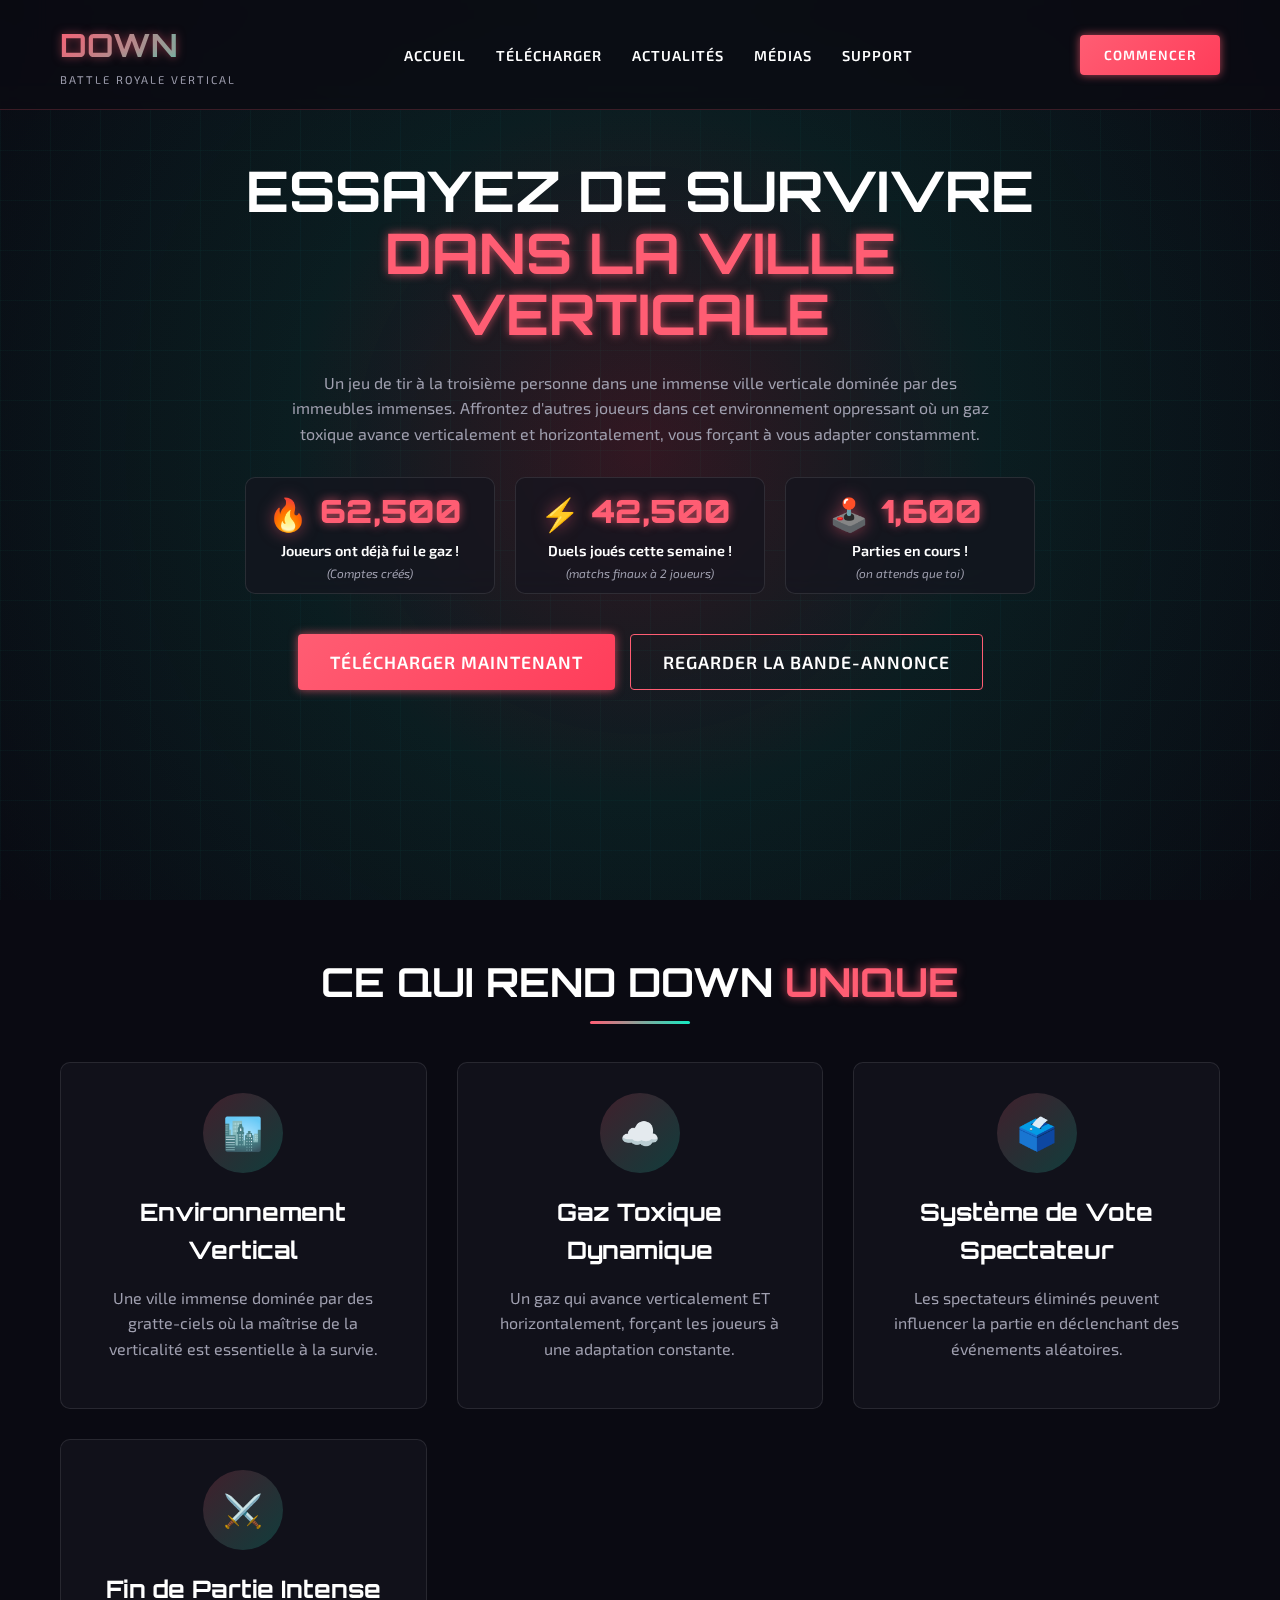
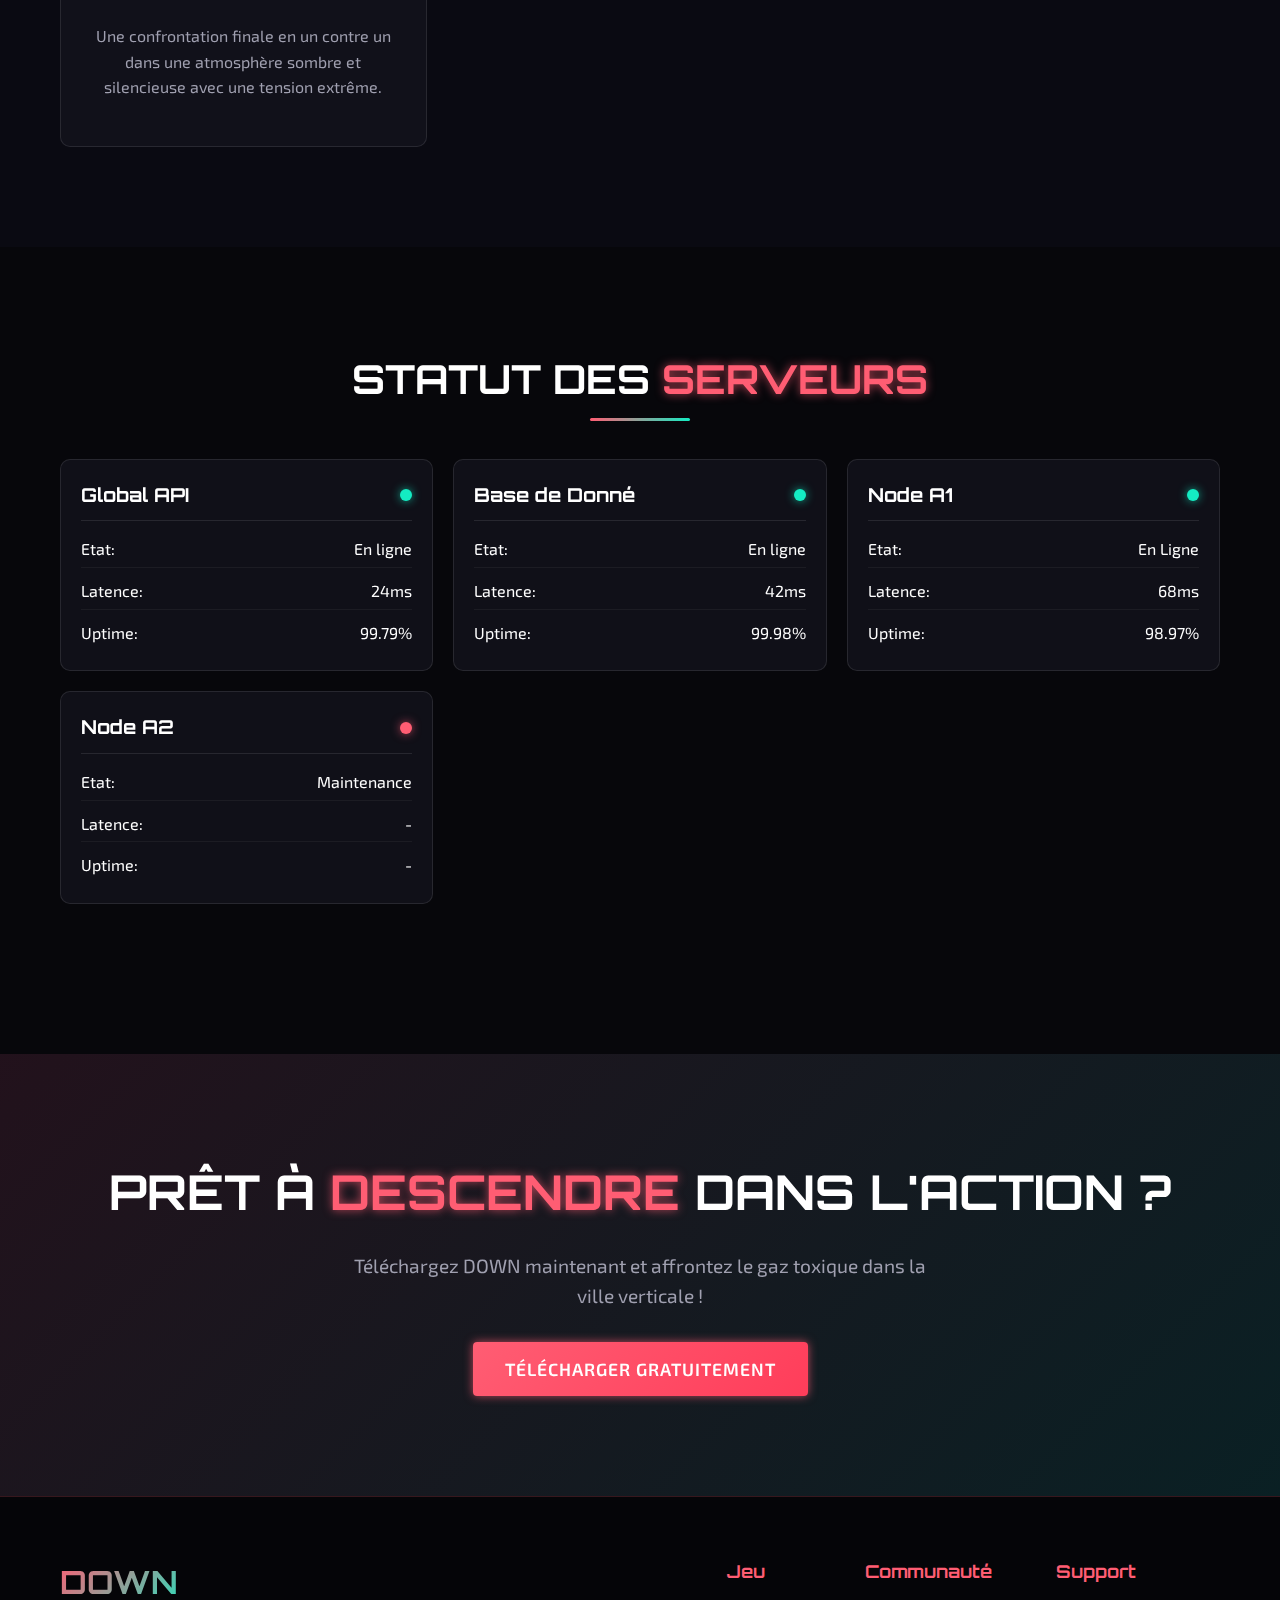
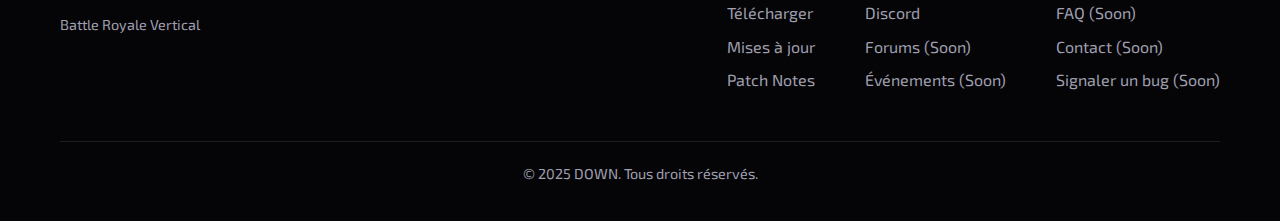
<file: index.html>
<!DOCTYPE html>
<html lang="fr">
<head>
    <meta charset="UTF-8">
    <meta name="viewport" content="width=device-width, initial-scale=1.0">
    <title>DOWN - Battle Royale Vertical</title>
    <link rel="stylesheet" href="DefaultCss.css">
    <link rel="stylesheet" href="Style.css">
    <link href="https://fonts.googleapis.com/css2?family=Orbitron:wght@400;700;900&family=Exo+2:wght@300;400;600&display=swap" rel="stylesheet">
</head>
<body>
    <!-- Background animé avec effet de gaz -->
    <div class="background-animation">
        <div class="gas-effect"></div>
        <div class="gas-effect gas-effect-2"></div>
        <div class="grid-overlay"></div>
    </div>

    <!-- Navigation -->
    <nav class="main-nav">
        <div class="nav-container">
            <div class="logo">
                <h1>DOWN</h1>
                <div class="logo-subtitle">BATTLE ROYALE VERTICAL</div>
            </div>
            <ul class="nav-links">
                <li><a href="#" class="nav-link">Accueil</a></li>
                <li><a href="/download" class="nav-link">Télécharger</a></li>
                <li><a href="#" class="nav-link">Actualités</a></li>
                <li><a href="#" class="nav-link">Médias</a></li>
                <li><a href="#" class="nav-link">Support</a></li>
            </ul>
            <div class="nav-cta">
                <button class="btn-primary download-button id" onclick="window.location.href='/login-register/'">Commencer</button>
            </div>
            <div class="mobile-menu-toggle">
                <span></span>
                <span></span>
                <span></span>
            </div>
        </div>
    </nav>

    <section class="hero">
        <div class="hero-container">
            <div class="hero-content">
                <!-- <div class="hero-badge">NOUVEAU JEU MULTIJOUEUR</div> -->
                <h2 class="hero-title">ESSAYEZ DE SURVIVRE <span class="accent-text">DANS LA VILLE VERTICALE</span></h2>
                <p class="hero-description">
                    Un jeu de tir à la troisième personne dans une immense ville verticale dominée par des immeubles immenses. 
                    Affrontez d'autres joueurs dans cet environnement oppressant où un gaz toxique avance verticalement 
                    et horizontalement, vous forçant à vous adapter constamment.
                </p>

                <div class="hero-stats">
                    <div class="stat-card">
                        <div class="stat-number-container">
                            <div class="stat-icon">🔥</div>
                            <div class="stat-number" data-count="125000">N/A</div>
                        </div>
                        <div class="stat-description">
                            <div class="stat-label">Joueurs ont déjà fui le gaz !</div>
                            <div class="stat-subtitle">(Comptes créés)</div>
                        </div>
                    </div>

                    <div class="stat-card">
                        <div class="stat-number-container">
                            <div class="stat-icon">⚡</div>
                            <div class="stat-number" data-count="85000">N/A</div>
                        </div>
                        <div class="stat-description">
                            <div class="stat-label">Duels joués cette semaine !</div>
                            <div class="stat-subtitle">(matchs finaux à 2 joueurs)</div>
                        </div>
                    </div>

                    <div class="stat-card">
                        <div class="stat-number-container">
                            <div class="stat-icon">🕹️</div>
                            <div class="stat-number" data-count="3200">N/A</div>
                        </div>
                        <div class="stat-description">
                            <div class="stat-label">Parties en cours !</div>
                            <div class="stat-subtitle">(on attends que toi)</div>
                        </div>
                    </div>
                </div>
                <div class="hero-actions">
                    <button class="btn-primary btn-large download-button" onclick="window.location.href='/download/'">Télécharger maintenant</button>
                    <button class="btn-secondary btn-large">Regarder la bande-annonce</button>
                </div>
            </div>
        </div>
    </section>

    <!-- Features Section -->
    <section class="features">
        <div class="section-container">
            <h2 class="section-title">CE QUI REND DOWN <span class="accent-text">UNIQUE</span></h2>
            <div class="features-grid">
                <div class="feature-card">
                    <div class="feature-icon">
                        <div class="icon-bg"></div>
                        <span>🏙️</span>
                    </div>
                    <h3>Environnement Vertical</h3>
                    <p>Une ville immense dominée par des gratte-ciels où la maîtrise de la verticalité est essentielle à la survie.</p>
                </div>
                <div class="feature-card">
                    <div class="feature-icon">
                        <div class="icon-bg"></div>
                        <span>☁️</span>
                    </div>
                    <h3>Gaz Toxique Dynamique</h3>
                    <p>Un gaz qui avance verticalement ET horizontalement, forçant les joueurs à une adaptation constante.</p>
                </div>
                <div class="feature-card">
                    <div class="feature-icon">
                        <div class="icon-bg"></div>
                        <span>🗳️</span>
                    </div>
                    <h3>Système de Vote Spectateur</h3>
                    <p>Les spectateurs éliminés peuvent influencer la partie en déclenchant des événements aléatoires.</p>
                </div>
                <div class="feature-card">
                    <div class="feature-icon">
                        <div class="icon-bg"></div>
                        <span>⚔️</span>
                    </div>
                    <h3>Fin de Partie Intense</h3>
                    <p>Une confrontation finale en un contre un dans une atmosphère sombre et silencieuse avec une tension extrême.</p>
                </div>
            </div>
        </div>
    </section>

    <!-- Stats Section -->
    <section class="server-stats">
        <div class="section-container">
            <h2 class="section-title">STATUT DES <span class="accent-text">SERVEURS</span></h2>
            <div class="stats-container">

                <div class="server-node">
                    <div class="node-header">
                        <h3>Global API</h3>
                        <div class="status-indicator online"></div>
                    </div>
                    <div class="node-info">
                        <div class="info-item">
                            <span>Etat:</span>
                            <span>En ligne</span>
                        </div>
                        <div class="info-item">
                            <span>Latence:</span>
                            <span>24ms</span>
                        </div>
                        <div class="info-item">
                            <span>Uptime:</span>
                            <span>99.79%</span>
                        </div>
                    </div>
                </div>
                <div class="server-node">
                    <div class="node-header">
                        <h3>Base de Donné</h3>
                        <div class="status-indicator online"></div>
                    </div>
                    <div class="node-info">
                        <div class="info-item">
                            <span>Etat:</span>
                            <span>En ligne</span>
                        </div>
                        <div class="info-item">
                            <span>Latence:</span>
                            <span>42ms</span>
                        </div>
                        <div class="info-item">
                            <span>Uptime:</span>
                            <span>99.98%</span>
                        </div>
                    </div>
                </div>
                <div class="server-node">
                    <div class="node-header">
                        <h3>Node A1</h3>
                        <div class="status-indicator online"></div>
                    </div>
                    <div class="node-info">
                        <div class="info-item">
                            <span>Etat:</span>
                            <span>En Ligne</span>
                        </div>
                        <div class="info-item">
                            <span>Latence:</span>
                            <span>68ms</span>
                        </div>
                        <div class="info-item">
                            <span>Uptime:</span>
                            <span>98.97%</span>
                        </div>
                    </div>
                </div>
                <div class="server-node">
                    <div class="node-header">
                        <h3>Node A2</h3>
                        <div class="status-indicator maintenance"></div>
                    </div>
                    <div class="node-info">
                        <div class="info-item">
                            <span>Etat:</span>
                            <span>Maintenance</span>
                        </div>
                        <div class="info-item">
                            <span>Latence:</span>
                            <span>-</span>
                        </div>
                        <div class="info-item">
                            <span>Uptime:</span>
                            <span>-</span>
                        </div>
                    </div>
                </div>
            </div>
            <!-- <div class="add-node-form">
                <h3>Ajouter un nouveau serveur</h3>
                <div class="form-grid">
                    <input type="text" placeholder="Nom du serveur" class="form-input">
                    <input type="text" placeholder="Région" class="form-input">
                    <button class="btn-secondary">Ajouter</button>
                </div>
            </div> -->
        </div>
    </section>

    <!-- CTA Section -->
    <section class="cta-section">
        <div class="section-container">
            <div class="cta-content">
                <h2>PRÊT À <span class="accent-text">DESCENDRE</span> DANS L'ACTION ?</h2>
                <p>Téléchargez DOWN maintenant et affrontez le gaz toxique dans la ville verticale !</p>
                <button class="btn-primary btn-large btn-glow download-button" onclick="window.location.href='/download/'">Télécharger gratuitement</button>
            </div>
        </div>
    </section>

    <!-- Footer -->
    <footer class="main-footer">
        <div class="section-container">
            <div class="footer-content">
                <div class="footer-logo">
                    <h2>DOWN</h2>
                    <p>Battle Royale Vertical</p>
                </div>
                <div class="footer-links">
                    <div class="link-group">
                        <h4>Jeu</h4>
                        <a href="#">Télécharger</a>
                        <a href="#">Mises à jour</a>
                        <a href="#">Patch Notes</a>
                    </div>
                    <div class="link-group">
                        <h4>Communauté</h4>
                        <a href="#">Discord</a>
                        <a href="#">Forums (Soon)</a>
                        <a href="#">Événements (Soon)</a>
                    </div>
                    <div class="link-group">
                        <h4>Support</h4>
                        <a href="#">FAQ (Soon)</a>
                        <a href="#">Contact (Soon)</a>
                        <a href="#">Signaler un bug (Soon)</a>
                    </div>
                </div>
            </div>
            <div class="footer-bottom">
                <p>&copy; 2025 DOWN. Tous droits réservés.</p>
            </div>
        </div>
    </footer>

    <script src="visuals.js"></script>
    <script src="script.js"></script>
    <script src="footerLoader.js"></script>
    
</body>
</html>
</file>
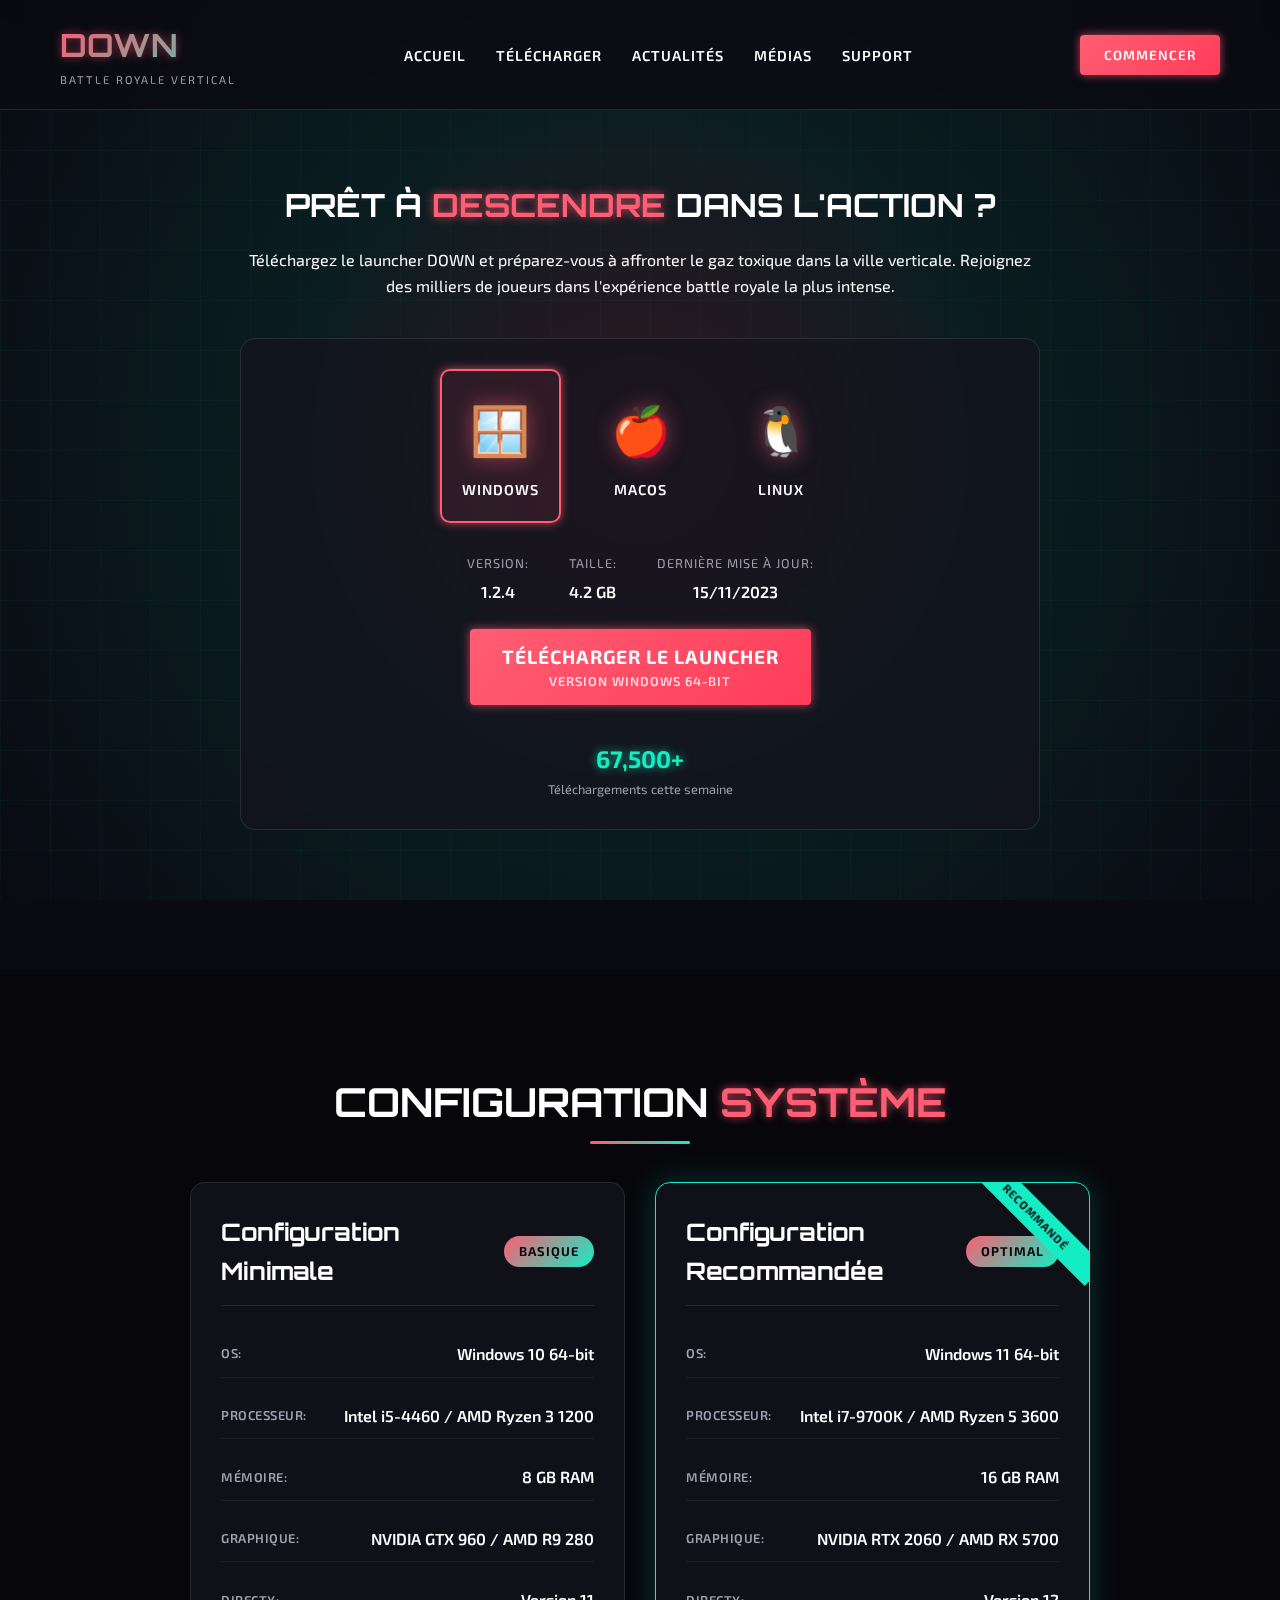
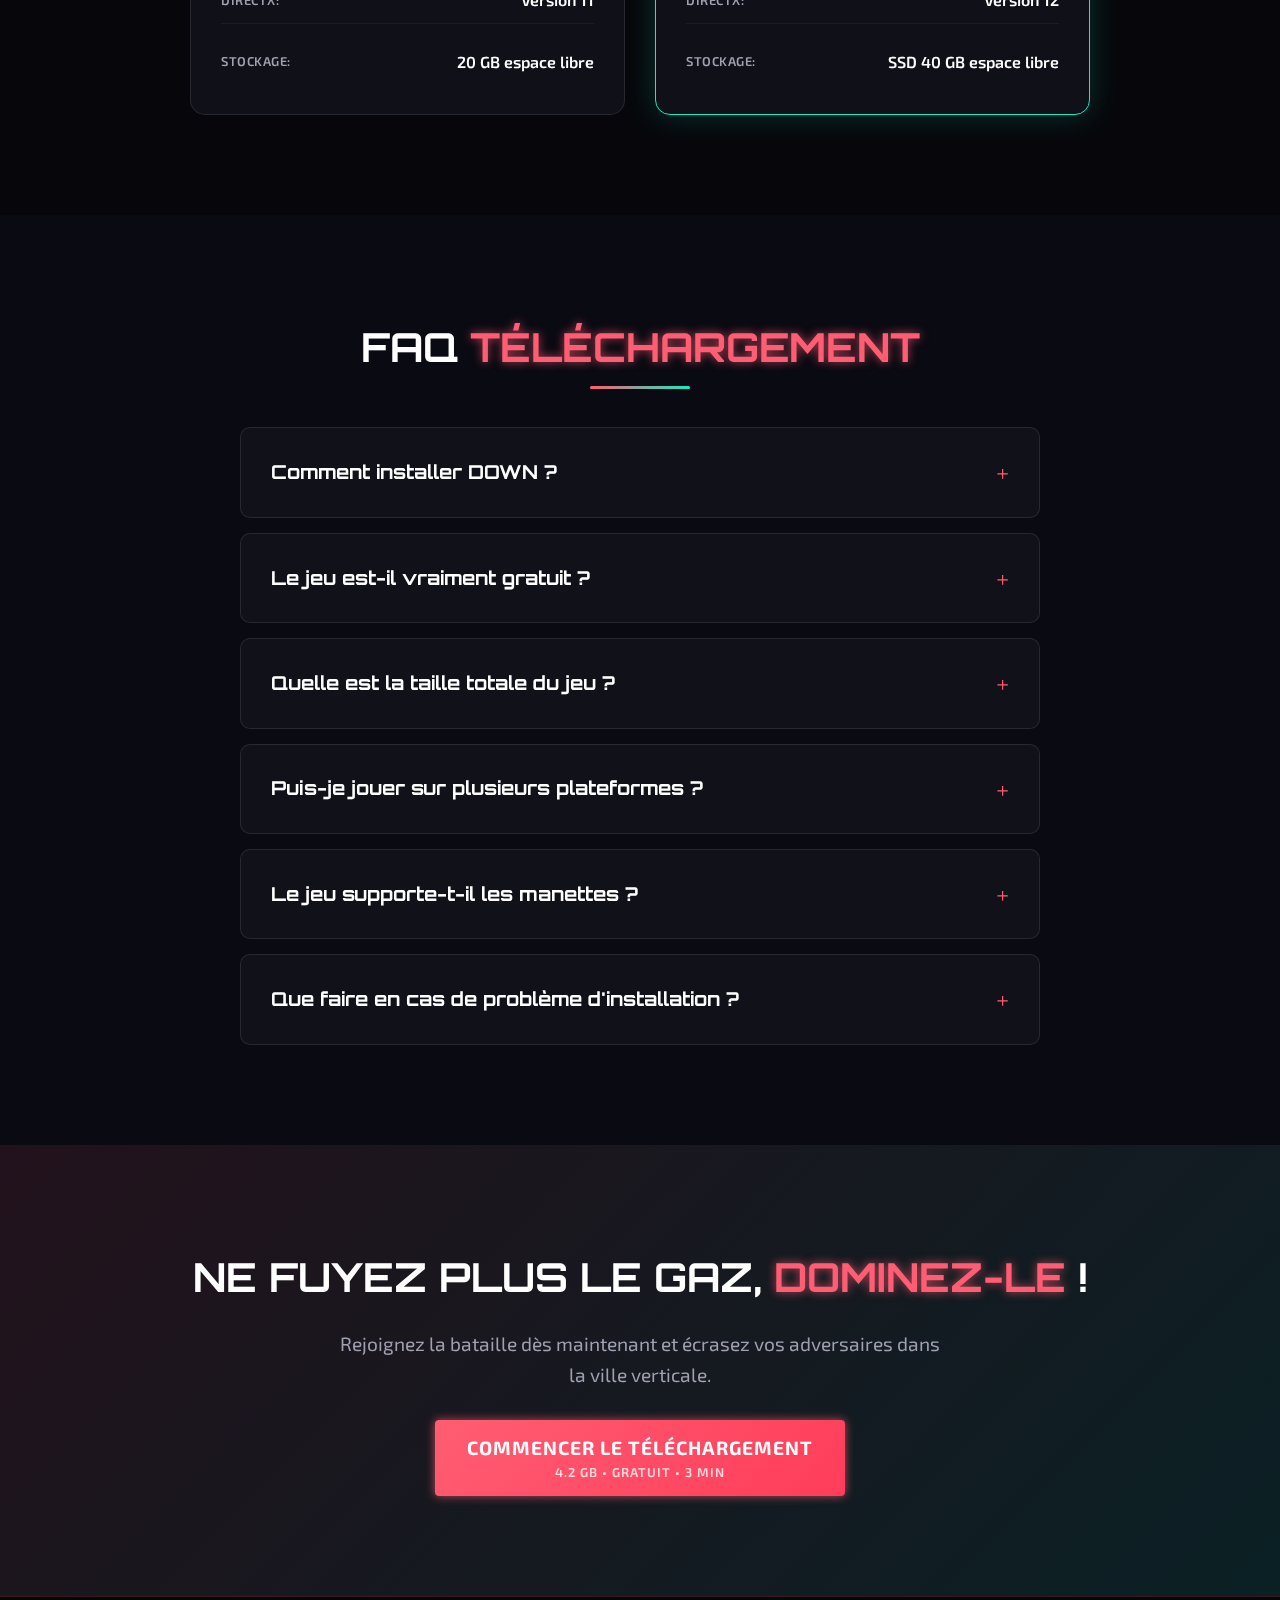
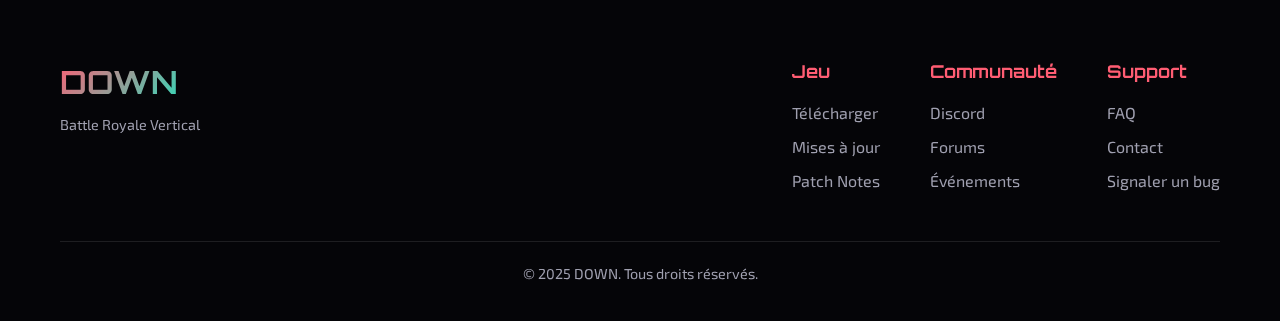
<file: download/index.html>
<!DOCTYPE html>
<html lang="fr">
<head>
    <meta charset="UTF-8">
    <meta name="viewport" content="width=device-width, initial-scale=1.0">
    <title>Télécharger DOWN - Battle Royale Vertical</title>
    <link rel="stylesheet" href="/DefaultCss.css">
    <link rel="stylesheet" href="style.css">
    <link href="https://fonts.googleapis.com/css2?family=Orbitron:wght@400;700;900&family=Exo+2:wght@300;400;600&display=swap" rel="stylesheet">
</head>
<body>
    <!-- Background animé avec effet de gaz -->
    <div class="background-animation">
        <div class="gas-effect"></div>
        <div class="gas-effect gas-effect-2"></div>
        <div class="grid-overlay"></div>
    </div>

    <!-- Navigation -->
    <nav class="main-nav">
        <div class="nav-container">
            <div class="logo">
                <h1>DOWN</h1>
                <div class="logo-subtitle">BATTLE ROYALE VERTICAL</div>
            </div>
            <ul class="nav-links">
                <li><a href="/" class="nav-link">Accueil</a></li>
                <li><a href="/download" class="nav-link">Télécharger</a></li>
                <li><a href="#" class="nav-link">Actualités</a></li>
                <li><a href="#" class="nav-link">Médias</a></li>
                <li><a href="#" class="nav-link">Support</a></li>
            </ul>
            <div class="nav-cta">
                <button class="btn-primary"  onclick="window.location.href='/login-register/'">Commencer</button>
            </div>
            <div class="mobile-menu-toggle">
                <span></span>
                <span></span>
                <span></span>
            </div>
        </div>
    </nav>


    <!-- Hero Section Téléchargement -->
    <section class="download-hero">
        <div class="section-container">
            <div class="download-content">
                <h1 class="hero-title">PRÊT À <span class="accent-text">DESCENDRE</span> DANS L'ACTION ?</h1>
                <p class="hero-description">
                    Téléchargez le launcher DOWN et préparez-vous à affronter le gaz toxique dans la ville verticale. 
                    Rejoignez des milliers de joueurs dans l'expérience battle royale la plus intense.
                </p>
                
                <!-- Sélecteur d'OS -->
                <div class="os-selector">
                    <div class="os-options">
                        <div class="os-option active" data-os="windows">
                            <div class="os-icon">🪟</div>
                            <span>Windows</span>
                        </div>
                        <div class="os-option" data-os="mac">
                            <div class="os-icon">🍎</div>
                            <span>macOS</span>
                        </div>
                        <div class="os-option" data-os="linux">
                            <div class="os-icon">🐧</div>
                            <span>Linux</span>
                        </div>
                    </div>
                    
                    <!-- Info de téléchargement -->
                    <div class="download-info">
                        <div class="download-details">
                            <div class="detail-item">
                                <span class="detail-label">Version:</span>
                                <span class="detail-value">1.2.4</span>
                            </div>
                            <div class="detail-item">
                                <span class="detail-label">Taille:</span>
                                <span class="detail-value">4.2 GB</span>
                            </div>
                            <div class="detail-item">
                                <span class="detail-label">Dernière mise à jour:</span>
                                <span class="detail-value">15/11/2023</span>
                            </div>
                        </div>
                        <button class="btn-primary btn-large btn-glow download-btn">
                            <span class="btn-text">Télécharger le Launcher</span>
                            <span class="btn-subtext">Version Windows 64-bit</span>
                        </button>
                        <div class="download-stats">
                            <div class="stat">
                                <span class="stat-number">125K+</span>
                                <span class="stat-label">Téléchargements cette semaine</span>
                            </div>
                        </div>
                    </div>
                </div>
            </div>
        </div>
    </section>

    <!-- Configuration Système -->
    <section class="system-requirements">
        <div class="section-container">
            <h2 class="section-title">CONFIGURATION <span class="accent-text">SYSTÈME</span></h2>
            <div class="requirements-grid">
                <div class="requirement-card">
                    <div class="req-header">
                        <h3>Configuration Minimale</h3>
                        <div class="req-badge">Basique</div>
                    </div>
                    <div class="req-content">
                        <div class="req-item">
                            <span class="req-label">OS:</span>
                            <span class="req-value">Windows 10 64-bit</span>
                        </div>
                        <div class="req-item">
                            <span class="req-label">Processeur:</span>
                            <span class="req-value">Intel i5-4460 / AMD Ryzen 3 1200</span>
                        </div>
                        <div class="req-item">
                            <span class="req-label">Mémoire:</span>
                            <span class="req-value">8 GB RAM</span>
                        </div>
                        <div class="req-item">
                            <span class="req-label">Graphique:</span>
                            <span class="req-value">NVIDIA GTX 960 / AMD R9 280</span>
                        </div>
                        <div class="req-item">
                            <span class="req-label">DirectX:</span>
                            <span class="req-value">Version 11</span>
                        </div>
                        <div class="req-item">
                            <span class="req-label">Stockage:</span>
                            <span class="req-value">20 GB espace libre</span>
                        </div>
                    </div>
                </div>
                
                <div class="requirement-card recommended">
                    <div class="req-header">
                        <h3>Configuration Recommandée</h3>
                        <div class="req-badge">Optimal</div>
                    </div>
                    <div class="req-content">
                        <div class="req-item">
                            <span class="req-label">OS:</span>
                            <span class="req-value">Windows 11 64-bit</span>
                        </div>
                        <div class="req-item">
                            <span class="req-label">Processeur:</span>
                            <span class="req-value">Intel i7-9700K / AMD Ryzen 5 3600</span>
                        </div>
                        <div class="req-item">
                            <span class="req-label">Mémoire:</span>
                            <span class="req-value">16 GB RAM</span>
                        </div>
                        <div class="req-item">
                            <span class="req-label">Graphique:</span>
                            <span class="req-value">NVIDIA RTX 2060 / AMD RX 5700</span>
                        </div>
                        <div class="req-item">
                            <span class="req-label">DirectX:</span>
                            <span class="req-value">Version 12</span>
                        </div>
                        <div class="req-item">
                            <span class="req-label">Stockage:</span>
                            <span class="req-value">SSD 40 GB espace libre</span>
                        </div>
                    </div>
                </div>
            </div>
        </div>
    </section>

    <!-- FAQ Section -->
    <section class="faq-section">
        <div class="section-container">
            <h2 class="section-title">FAQ <span class="accent-text">TÉLÉCHARGEMENT</span></h2>
            <div class="faq-grid">
                <div class="faq-item">
                    <div class="faq-question">
                        <h3>Comment installer DOWN ?</h3>
                        <div class="faq-toggle">+</div>
                    </div>
                    <div class="faq-answer">
                        <p>Téléchargez le launcher, exécutez le fichier d'installation et suivez les instructions. Le launcher téléchargera ensuite les fichiers du jeu automatiquement.</p>
                    </div>
                </div>
                
                <div class="faq-item">
                    <div class="faq-question">
                        <h3>Le jeu est-il vraiment gratuit ?</h3>
                        <div class="faq-toggle">+</div>
                    </div>
                    <div class="faq-answer">
                        <p>Oui ! DOWN est entièrement gratuit. Le modèle économique repose sur des cosmétiques optionnels qui n'affectent pas le gameplay.</p>
                    </div>
                </div>
                
                <div class="faq-item">
                    <div class="faq-question">
                        <h3>Quelle est la taille totale du jeu ?</h3>
                        <div class="faq-toggle">+</div>
                    </div>
                    <div class="faq-answer">
                        <p>Le launcher fait 150MB et le jeu complet environ 15GB après installation. Prévoyez 20GB d'espace libre pour l'installation.</p>
                    </div>
                </div>
                
                <div class="faq-item">
                    <div class="faq-question">
                        <h3>Puis-je jouer sur plusieurs plateformes ?</h3>
                        <div class="faq-toggle">+</div>
                    </div>
                    <div class="faq-answer">
                        <p>Le cross-play est disponible entre toutes les plateformes PC (Windows, macOS, Linux). Les serveurs sont unifiés.</p>
                    </div>
                </div>
                
                <div class="faq-item">
                    <div class="faq-question">
                        <h3>Le jeu supporte-t-il les manettes ?</h3>
                        <div class="faq-toggle">+</div>
                    </div>
                    <div class="faq-answer">
                        <p>Oui, DOWN supporte nativement les manettes Xbox, PlayStation et la plupart des manettes compatibles PC.</p>
                    </div>
                </div>
                
                <div class="faq-item">
                    <div class="faq-question">
                        <h3>Que faire en cas de problème d'installation ?</h3>
                        <div class="faq-toggle">+</div>
                    </div>
                    <div class="faq-answer">
                        <p>Vérifiez que votre système répond aux exigences minimales, désactivez temporairement votre antivirus et assurez-vous d'avoir les droits administrateur.</p>
                    </div>
                </div>
            </div>
        </div>
    </section>

    <!-- CTA Final -->
    <section class="final-cta">
        <div class="section-container">
            <div class="cta-content">
                <h2>NE FUYEZ PLUS LE GAZ, <span class="accent-text">DOMINEZ-LE</span> !</h2>
                <p>Rejoignez la bataille dès maintenant et écrasez vos adversaires dans la ville verticale.</p>
                <button class="btn-primary btn-large btn-glow">
                    <span class="btn-text">Commencer le téléchargement</span>
                    <span class="btn-subtext">4.2 GB • Gratuit • 3 min</span>
                </button>
            </div>
        </div>
    </section>

    <!-- Footer -->
    <footer class="main-footer">
        <div class="section-container">
            <div class="footer-content">
                <div class="footer-logo">
                    <h2>DOWN</h2>
                    <p>Battle Royale Vertical</p>
                </div>
                <div class="footer-links">
                    <div class="link-group">
                        <h4>Jeu</h4>
                        <a href="/download/">Télécharger</a>
                        <a href="/updates/">Mises à jour</a>
                        <a href="/patchnotes/">Patch Notes</a>
                    </div>
                    <div class="link-group">
                        <h4>Communauté</h4>
                        <a href="https://discord.gg/downgame">Discord</a>
                        <a href="/forums/">Forums</a>
                        <a href="/events/">Événements</a>
                    </div>
                    <div class="link-group">
                        <h4>Support</h4>
                        <a href="/support/faq/">FAQ</a>
                        <a href="/support/contact/">Contact</a>
                        <a href="/support/bugreport/">Signaler un bug</a>
                    </div>
                </div>
            </div>
            <div class="footer-bottom">
                <p>&copy; 2025 DOWN. Tous droits réservés.</p>
            </div>
        </div>
    </footer>

    <script src="visuals.js"></script>
    <script src="/footerLoader.js"></script>
</body>
</html>
</file>
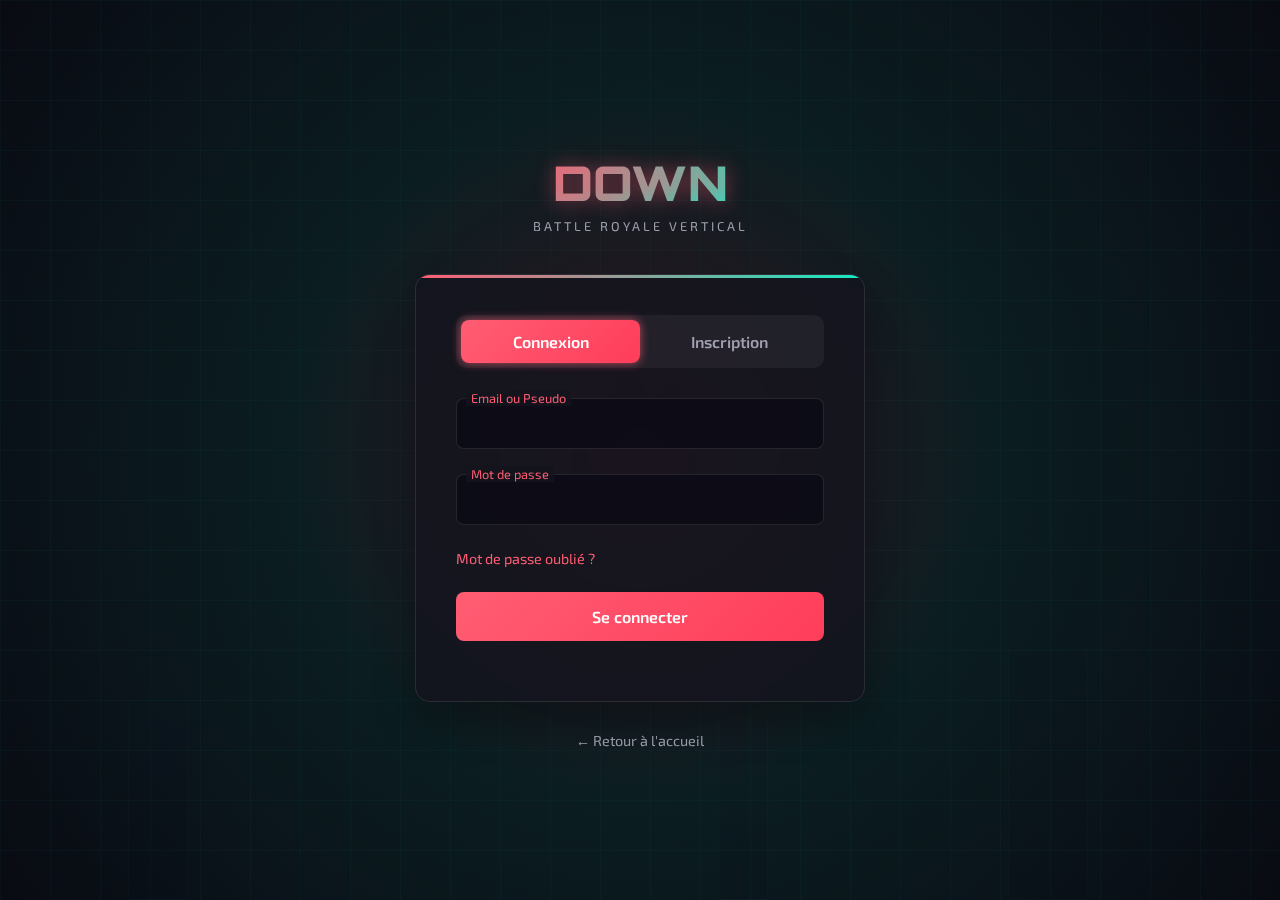
<file: login-register/index.html>
<!DOCTYPE html>
<html lang="fr">
<head>
    <meta charset="UTF-8">
    <meta name="viewport" content="width=device-width, initial-scale=1.0">
    <title>DOWN - Connexion</title>
    <link rel="stylesheet" href="style.css">
    <link href="https://fonts.googleapis.com/css2?family=Orbitron:wght@400;700;900&family=Exo+2:wght@300;400;600&display=swap" rel="stylesheet">
</head>
<body>
    <!-- Background animé -->
    <div class="auth-background">
        <div class="gas-effect"></div>
        <div class="gas-effect gas-effect-2"></div>
        <div class="grid-overlay"></div>
        <div class="floating-buildings">
            <div class="building"></div>
            <div class="building"></div>
            <div class="building"></div>
        </div>
    </div>

    <!-- Container principal -->
    <div class="auth-container">
        <!-- Logo -->
        <div class="auth-logo">
            <h1>DOWN</h1>
            <p>BATTLE ROYALE VERTICAL</p>
        </div>

        <!-- Carte d'authentification -->
        <div class="auth-card">
            <!-- En-têtes avec toggle -->
            <div class="auth-header">
                <button class="auth-tab active" data-tab="login">Connexion</button>
                <button class="auth-tab" data-tab="register">Inscription</button>
            </div>

            <!-- Formulaire de connexion -->
            <form class="auth-form active" id="login-form">
                <div class="input-group">
                    <input type="text" id="login-email" required>
                    <label for="login-email">Email ou Pseudo</label>
                    <div class="input-border"></div>
                </div>

                <div class="input-group">
                    <input type="password" id="login-password" required>
                    <label for="login-password">Mot de passe</label>
                    <div class="input-border"></div>
                </div>
                
                <div class="form-error" style="text-align: center;" id="form-login-error-div">
                    <p style="text-align: center; color: red;" id="form-login-error-p"></p>
                </div>

                <div class="form-options">
                    <!-- <label class="checkbox">
                        <input type="checkbox">
                        <span class="checkmark"></span>
                        Se souvenir de moi
                    </label> -->
                    <a href="#" class="forgot-password">Mot de passe oublié ?</a>
                </div>

                <button type="submit" class="auth-btn">
                    <span>Se connecter</span>
                    <div class="btn-glow"></div>
                </button>

                <!-- <div class="auth-divider">
                    <span>Ou continuer avec</span>
                </div>

                <div class="social-auth">
                    <button type="button" class="social-btn steam">
                        <span>Steam</span>
                    </button>
                    <button type="button" class="social-btn google">
                        <span>Google</span>
                    </button>
                </div> -->
            </form>

            <!-- Formulaire d'inscription -->
            <form class="auth-form" id="register-form">
                <div class="input-group">
                    <input type="text" id="register-pseudo" required>
                    <label for="register-pseudo">Pseudo</label>
                    <div class="input-border"></div>
                </div>

                <div class="input-group">
                    <input type="email" id="register-email" required>
                    <label for="register-email">Email</label>
                    <div class="input-border"></div>
                </div>

                <div class="input-group">
                    <input type="date" id="register-dob" required>
                    <label for="register-email">Date de naissance</label>
                    <div class="input-border"></div>
                </div>

                <div class="input-group">
                    <input type="password" id="register-password" required>
                    <label for="register-password">Mot de passe</label>
                    <div class="input-border"></div>
                </div>

                <div class="input-group">
                    <input type="password" id="register-confirm" required>
                    <label for="register-confirm">Confirmation</label>
                    <div class="input-border"></div>
                </div>

                <div class="form-options">
                    <label class="checkbox">
                        <input type="checkbox" required>
                        <span class="checkmark"></span>
                        <span class="checkbox-text">
                            J'accepte les <a href="#">règles du jeu</a> et la <a href="#">politique de confidentialité</a>
                        </span>
                    </label>
                </div>

                <button type="submit" class="auth-btn">
                    <span>Créer un compte</span>
                    <div class="btn-glow"></div>
                </button>
            </form>
        </div>

        <!-- Lien de retour -->
        <a href="/" class="back-home">
            ← Retour à l'accueil
        </a>
    </div>

    <script src="visuals.js"></script>
    <script src="script.js"></script>
</body>
</html>
</file>
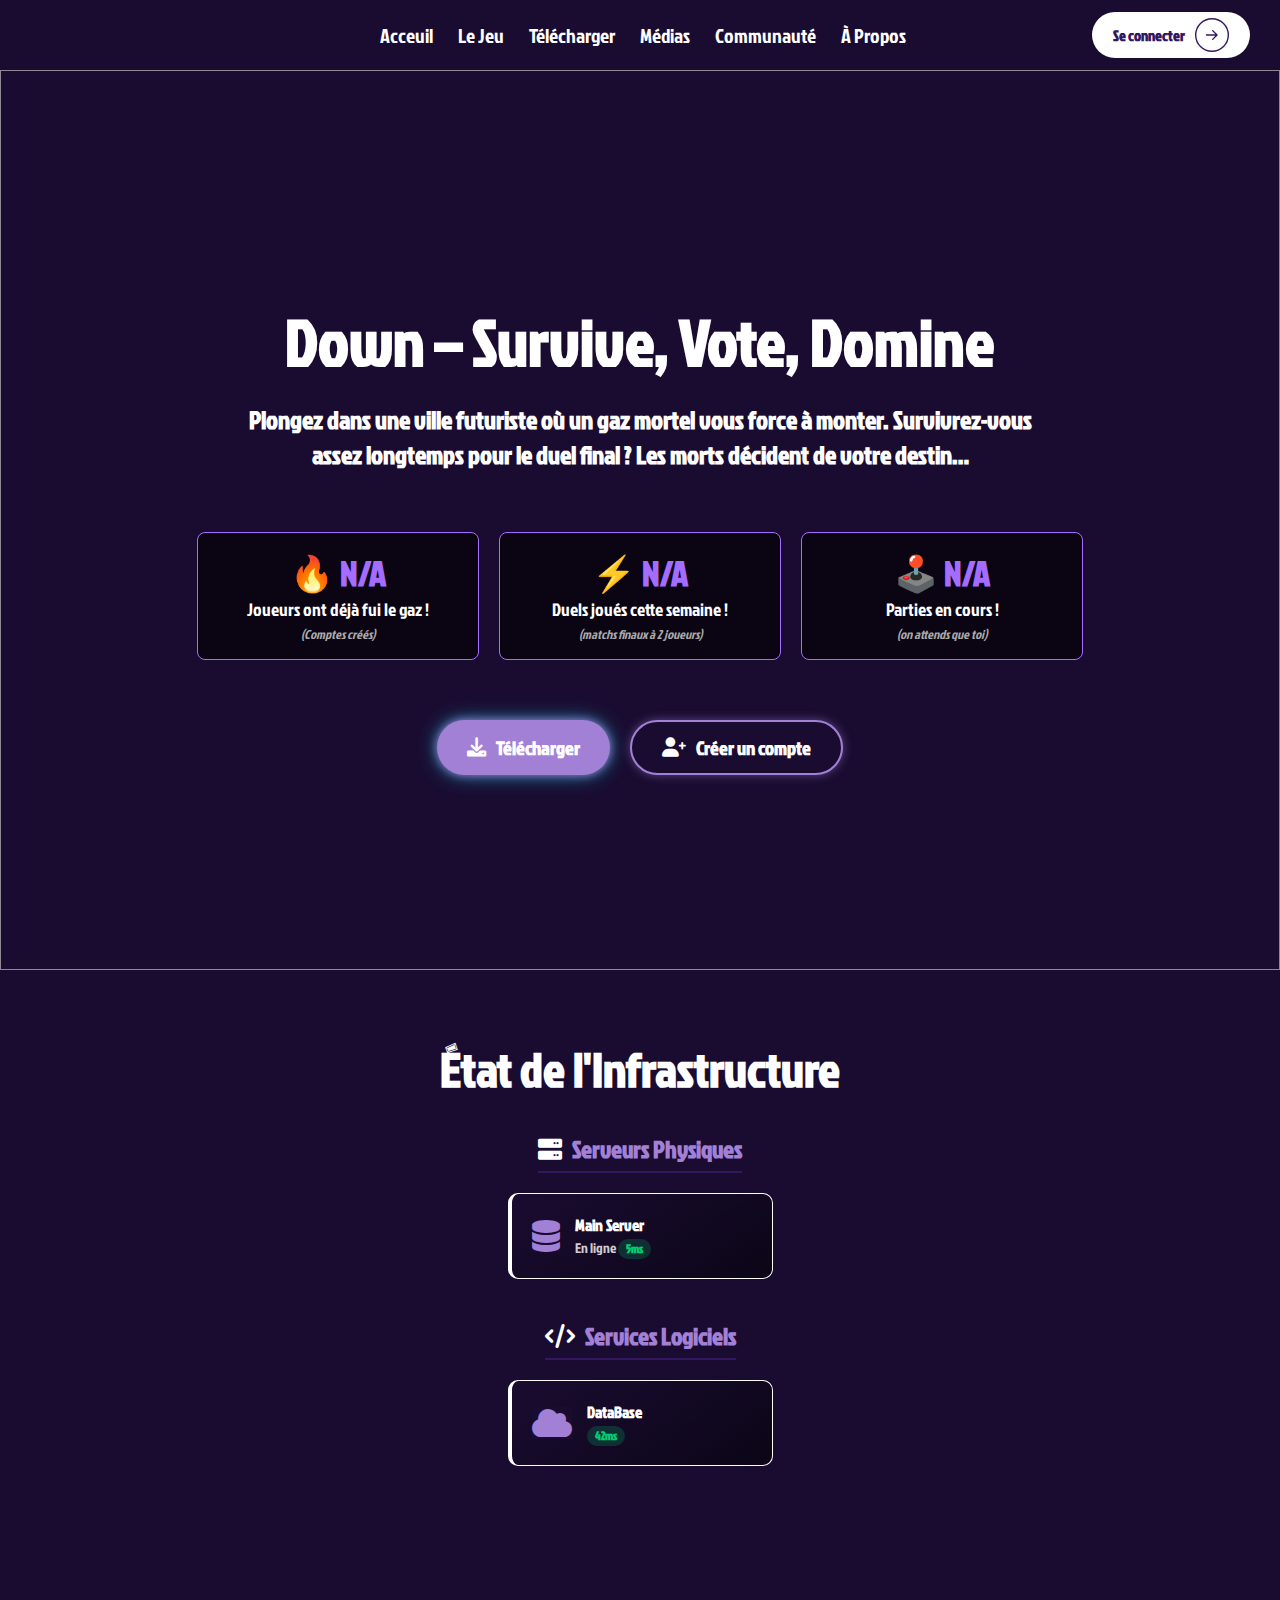
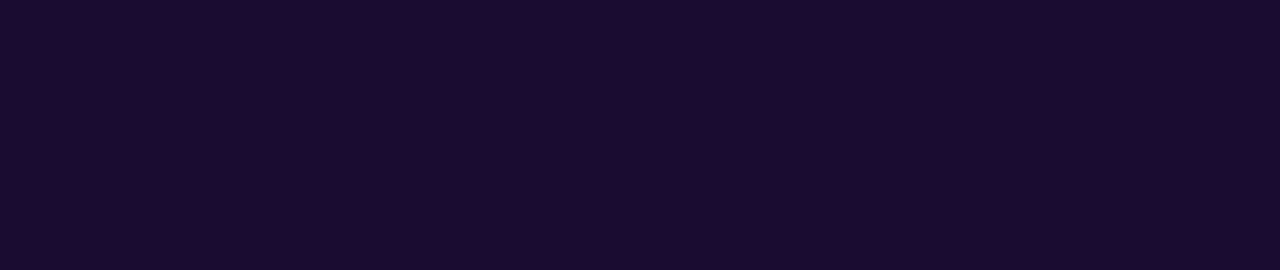
<file: old/index.html>
<!DOCTYPE html>
<html lang="fr">
<head>
    <meta charset="UTF-8">
    <meta name="viewport" content="width=device-width, initial-scale=1.0">
    <title>Down</title>
    <link rel="stylesheet" href="styles.css">
    <link rel="stylesheet" href="https://cdnjs.cloudflare.com/ajax/libs/font-awesome/6.0.0-beta3/css/all.min.css">
</head>
<body>
    <header>
        <nav class="navbar">
            <ul class="nav-links">
                <a href="#">Acceuil</a>
                <a href="#">Le Jeu</a>
                <a href="#">Télécharger</a>
                <a href="#">Médias</a>
                <a href="#">Communauté</a>
                <a href="#">À Propos</a>
            </ul>

            <div class="nav-right">
                <button style="display: none;">English</button>
                <button class="loginBtn">
                    <span style="color: #331861; background: none;">Se connecter</span>
                    <svg xmlns="http://www.w3.org/2000/svg" fill="none" viewBox="0 0 74 74" height="34" width="34">
                        <circle stroke-width="3" stroke="#331861" r="35.5" cy="37" cx="37"></circle>
                        <path fill="#331861" d="M25 35.5C24.1716 35.5 23.5 36.1716 23.5 37C23.5 37.8284 24.1716 38.5 25 38.5V35.5ZM49.0607 38.0607C49.6464 37.4749 49.6464 36.5251 49.0607 35.9393L39.5147 26.3934C38.9289 25.8076 37.9792 25.8076 37.3934 26.3934C36.8076 26.9792 36.8076 27.9289 37.3934 28.5147L45.8787 37L37.3934 45.4853C36.8076 46.0711 36.8076 47.0208 37.3934 47.6066C37.9792 48.1924 38.9289 48.1924 39.5147 47.6066L49.0607 38.0607ZM25 38.5L48 38.5V35.5L25 35.5V38.5Z"></path>
                    </svg>
                </button>
            </div>
        </nav>

    </header>
    <section class="sectionHome">
        <section class="sectionHomeHero">
            <img class="backgroundImage" alt="">
            <h1>Down – Survive, Vote, Domine</h1>
            <h3>Plongez dans une ville futuriste où un gaz mortel vous force à monter. Survivrez-vous assez longtemps pour le duel final ? Les morts décident de votre destin…</h3>
            <div style="display: flex; margin-top: 50px;">
                <div class="homeStatsDiv">
                    <span class="homeStatsNumber" id="homeStatsNumberAccount">🔥 N/A</span>
                    <span class="homeStatsLabel1">Joueurs ont déjà fui le gaz !</span>
                    <span class="homeStatsLabel2">(Comptes créés)</span>
                </div>
                <div class="homeStatsDiv">
                    <span class="homeStatsNumber" id="homeStatsNumberDuelPlayed">⚡ N/A</span>
                    <span class="homeStatsLabel1">Duels joués cette semaine !</span>
                    <span class="homeStatsLabel2">(matchs finaux à 2 joueurs)</span>
                </div>
                <div class="homeStatsDiv">
                    <span class="homeStatsNumber" id="homeStatsNumberNowGames">🕹️ N/A</span>
                    <span class="homeStatsLabel1">Parties en cours !</span>
                    <span class="homeStatsLabel2">(on attends que toi)</span>
                </div>
            </div>
            <div class="action-buttons">
                <button class="btn-download">
                    <i class="fas fa-download nbg"></i> Télécharger
                </button>
                <button class="btn-signup" id="createAccount">
                    <i class="fas fa-user-plus"></i> Créer un compte
                </button>
            </div>
        </section>
        <section class="server-status">
            <h2 class="status-h2">État de l'Infrastructure</h2>
            
            <!-- Serveurs Physiques -->
            <div class="status-category">
                <h3><i class="fas fa-server"></i> Serveurs Physiques</h3>
                <div class="status-grid">
                    <!-- <div class="status-card online" id="dbServer">
                        <i class="fas fa-database"></i>
                        <div class="status-info nbg">
                            <span class="status-title nbg">DataBase Server</span>
                            <span class="status-desc nbg" id="dbServerLabel">En ligne <span class="ping ping-online" id="dbServerValue">25ms</span></span>
                        </div>
                    </div> -->

                    <div class="status-card online" id="mainServer">
                        <i class="fas fa-database"></i>
                        <div class="status-info nbg">
                            <span class="status-title nbg">Main Server</span>
                            <span class="status-desc nbg" id="mainServerLabel">En ligne <span class="ping ping-online" id="mainServerValue">5ms</span></span>
                        </div>
                    </div>

                    <!-- <div class="status-card online" id="nodeServerA1">
                        <i class="fas fa-database"></i>
                        <div class="status-info nbg">
                            <span class="status-title nbg">Node Server A_1</span>
                            <span class="status-desc nbg" id="nodeServerA1Label">En ligne <span class="ping ping-online" id="nodeServerA1Value">11ms</span></span>
                        </div>
                    </div> -->

                    <!-- <div class="status-card maintenance" id="nodeServerA2">
                        <i class="fas fa-database"></i>
                        <div class="status-info nbg">
                            <span class="status-title nbg">Node Server A_2</span>
                            <span class="status-desc nbg" id="nodeServerA2Label">Maintenance <span class="ping ping-maintenance" id="nodeServerA2Value">En cours</span></span>
                        </div>
                    </div> -->
                </div>
            </div>

            <!-- Services Logiciels -->
            <div class="status-category">
                <h3><i class="fas fa-code"></i> Services Logiciels</h3>
                <div class="status-grid">

                    <!-- <div class="status-card online" id="api">
                        <i class="fas fa-cloud"></i>
                        <div class="status-info nbg">
                            <span class="status-title nbg">API Gateway</span>
                            <span class="status-desc nbg" id="apiLabel"><span class="ping ping-online">42ms</span></span>
                        </div>
                    </div> -->

                    <!-- <div class="status-card" id="matchmaking">
                        <i class="fas fa-cloud"></i>
                        <div class="status-info nbg">
                            <span class="status-title nbg">Matchmaking</span>
                            <span class="status-desc nbg" id="matchmakingLabel">
                            <span class="ping ping-outage">Hors ligne - Réparation en cours</span>
                            </span>
                        </div>
                    </div> -->

                    <div class="status-card" id="database">
                        <i class="fas fa-cloud"></i>
                        <div class="status-info nbg">
                            <span class="status-title nbg">DataBase</span>
                            <span class="status-desc nbg" id="databaseLabel">
                            <span class="ping ping-online">42ms</span>
                            </span>
                        </div>
                    </div>

                    <!-- <div class="status-card" id="luncher">
                        <i class="fas fa-cloud"></i>
                        <div class="status-info nbg">
                            <span class="status-title nbg">Luncher</span>
                            <span class="status-desc nbg" id="luncherLabel">
                            <span class="ping ping-degraded">158ms - (⚠️ Delais)</span>
                            </span>
                        </div>
                    </div> -->

                </div>
            </div>
        </section>
    </section>
    <script src="/scripts/home.js"></script>
    <script src="index.js"></script>
</body>
</html>
</file>
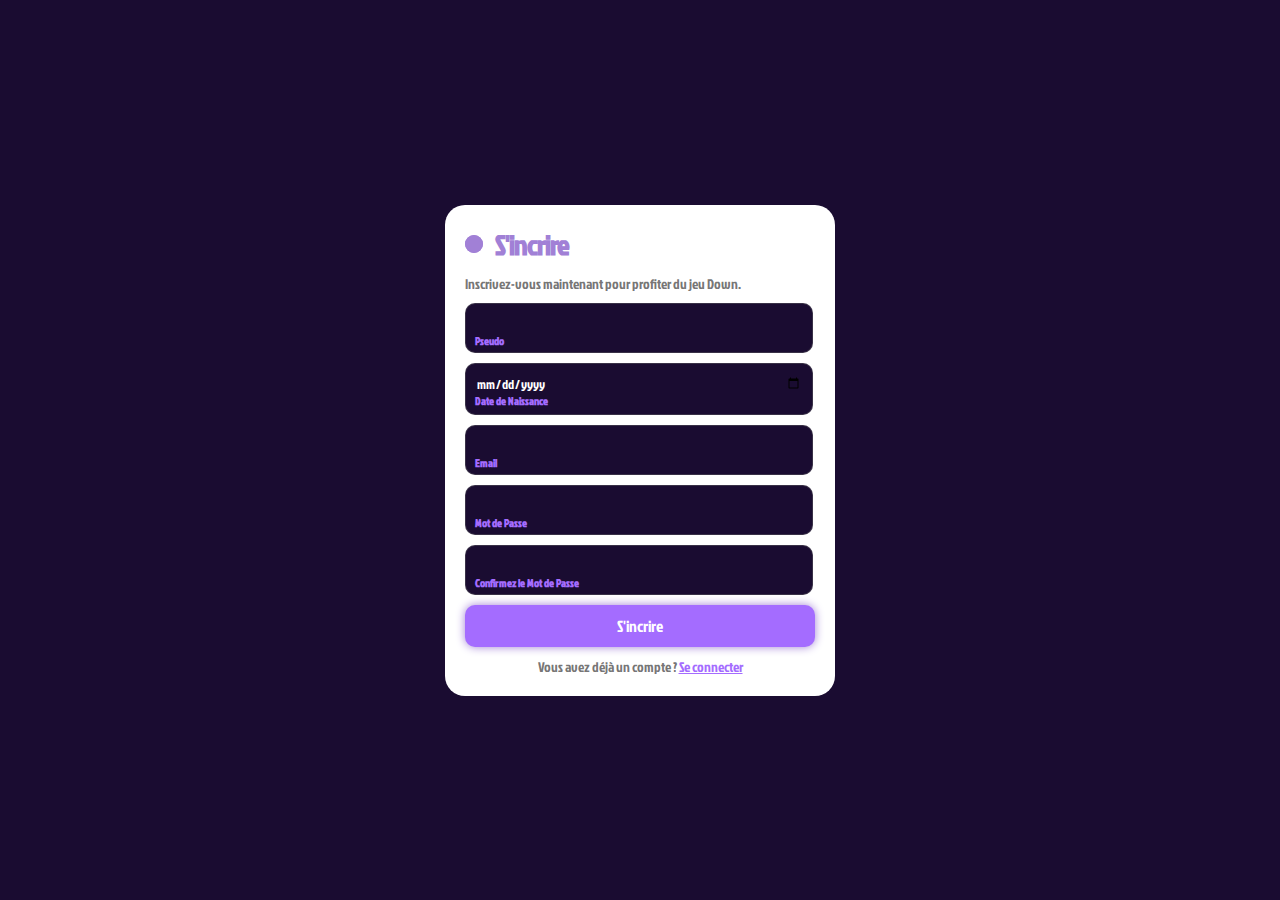
<file: old/login/login.html>
<!DOCTYPE html>
<html lang="en">
<head>
    <meta charset="UTF-8">
    <meta name="viewport" content="width=device-width, initial-scale=1.0">
    <title>Document</title>
    <link rel="stylesheet" href="login.css">
</head>
<body>    
    <form class="form" id="form">
        <p class="title nbg">S'incrire </p>
        <p class="message nbg">Inscrivez-vous maintenant pour profiter du jeu Down.</p>

        <label class="nbg">
            <input placeholder="" type="text" class="input" id="pseudo_input">
            <span>Pseudo</span>
        </label>

        <label class="nbg">
            <input placeholder="" type="date" class="input" id="dob_input">
            <span>Date de Naissance</span>
        </label>
                
        <label class="nbg">
            <input placeholder="" type="email" class="input" id="email_input">
            <span>Email</span>
        </label> 
            
        <label class="nbg">
            <input placeholder="" type="password" class="input" id="password1_input">
            <span>Mot de Passe</span>
        </label>

        <label class="nbg">
            <input placeholder="" type="password" class="input" id="password2_input">
            <span>Confirmez le Mot de Passe</span>
        </label>

        <p class="message-error nbg" id="error"></p>

        <button class="submit" id="register">S'incrire</button>
        <p class="signin nbg">Vous avez déjà un compte ? <a href="#" class="nbg">Se connecter</a> </p>
    </form>

    <script src="login.js"></script>
</body>
</html>
</file>
<file: Style.css>
/* Hero Section Modifiée */
.hero {
    margin-top: 40px;
    padding: 120px 0 60px; /* Réduction du padding */
    position: relative;
    overflow: hidden;
    min-height: 90vh; /* Réduction de la hauteur minimale */
}

.hero-container {
    display: flex;
    align-items: center;
    justify-content: center;
    max-width: 1200px;
    margin: 0 auto;
    padding: 0 20px;
    gap: 50px;
    position: relative;
    z-index: 2;
}

.hero-content {
    flex: 1;
    max-width: 800px;
    text-align: center;
}

.hero-badge {
    display: inline-block;
    background: rgba(255, 93, 115, 0.2);
    color: var(--primary-color);
    padding: 8px 20px;
    border-radius: 20px;
    font-size: 0.9rem;
    font-weight: 600;
    text-transform: uppercase;
    letter-spacing: 1.5px;
    margin-bottom: 30px;
    border: 1px solid rgba(255, 93, 115, 0.5);
    animation: pulse 2s infinite;
}

.hero-title {
    font-size: 3.5rem;
    line-height: 1.1;
    margin-bottom: 25px;
}

.hero-description {
    font-size: 1rem; /* Légère réduction */
    color: var(--text-secondary);
    margin-bottom: 30px;
    max-width: 700px;
    margin-left: auto;
    margin-right: auto;
}

.hero-stats {
    display: flex;
    justify-content: center;
    gap: 20px;
    margin-bottom: 40px;
    flex-wrap: nowrap; /* Empêche le retour à la ligne */
}

.stat-card {
    display: flex;
    flex-direction: column;
    background: var(--card-bg);
    padding: 10px 15px;
    border-radius: 10px;
    border: 1px solid rgba(255, 255, 255, 0.1);
    backdrop-filter: blur(10px);
    transition: all 0.3s ease;
    min-width: 200px; /* Largeur minimale réduite */
    flex: 1; /* Permet aux cartes de s'adapter */
    max-width: 250px; /* Largeur maximale contrôlée */
}

.stat-card:hover {
    transform: translateY(-5px);
    box-shadow: 0 15px 30px rgba(0, 0, 0, 0.4);
    border-color: rgba(255, 93, 115, 0.3);
}

.stat-icon {
    font-size: 2rem; /* Taille réduite */
    margin-right: 12px;
    filter: drop-shadow(0 0 8px rgba(255, 93, 115, 0.5));
}

.stat-number-container {
    display: flex;
    width: 100%;
    justify-content: center;
    align-items: center;
}

.stat-number {
    margin-right: 10px;
    font-size: 2rem;
    font-weight: 900;
    font-family: 'Orbitron', sans-serif;
    color: var(--primary-color);
    text-shadow: var(--accent-glow);
    line-height: 1;
    margin-bottom: 5px;
}

.stat-label {
    font-size: 0.9rem;
    color: var(--text-color);
    font-weight: 600;
    margin-bottom: 2px;
}

.hero-actions {
    display: flex;
    gap: 15px;
    justify-content: center;
    flex-wrap: wrap;
    margin-top: 30px; /* Espacement ajouté pour séparer des cartes */
}

/* Buildings en arrière-plan discret */
.hero-visual {
    position: absolute;
    top: 0;
    left: 0;
    width: 100%;
    height: 100%;
    z-index: 1;
    pointer-events: none;
}

.floating-buildings {
    position: absolute;
    width: 100%;
    height: 100%;
    opacity: 0.3; /* Réduit l'opacité pour être moins intrusif */
}

.building {
    position: absolute;
    background: linear-gradient(to bottom, rgba(30, 30, 50, 0.4), rgba(10, 10, 20, 0.6));
    border: 1px solid rgba(20, 236, 195, 0.1);
    box-shadow: 0 0 10px rgba(20, 236, 195, 0.05);
}

.building-1 {
    width: 60px;
    height: 200px;
    bottom: 0;
    left: 10%;
    animation: float 8s ease-in-out infinite;
}

.building-2 {
    width: 80px;
    height: 250px;
    bottom: 0;
    right: 15%;
    animation: float 10s ease-in-out infinite 1s;
}

.building-3 {
    width: 50px;
    height: 180px;
    bottom: 0;
    right: 40%;
    animation: float 7s ease-in-out infinite 0.5s;
}

.stat-subtitle {
    font-size: 0.75rem;
    color: var(--text-secondary);
    font-style: italic;
}

/* Animation de pulse pour le badge */
@keyframes pulse {
    0% {
        box-shadow: 0 0 0 0 rgba(255, 93, 115, 0.4);
    }
    70% {
        box-shadow: 0 0 0 10px rgba(255, 93, 115, 0);
    }
    100% {
        box-shadow: 0 0 0 0 rgba(255, 93, 115, 0);
    }
}

/* Responsive pour mobile */
@media (max-width: 768px) {
    .hero {
        padding: 120px 0 60px;
        min-height: auto;
    }
    
    .hero-title {
        font-size: 2.5rem;
    }
    
    .hero-description {
        font-size: 1.1rem;
    }
    
    .hero-stats {
        gap: 15px;
    }
    
    .stat-card {
        min-width: 100%;
        max-width: 280px;
    }
    
    .hero-actions {
        flex-direction: column;
        align-items: center;
    }
    
    .building {
        display: none; /* Cache les buildings sur mobile pour plus de lisibilité */
    }
}

/* Features Section */
.features {
    padding: 100px 0;
    position: relative;
}

.features-grid {
    display: grid;
    grid-template-columns: repeat(auto-fit, minmax(280px, 1fr));
    gap: 30px;
}

.feature-card {
    background: var(--card-bg);
    padding: 30px;
    border-radius: 10px;
    text-align: center;
    border: 1px solid rgba(255, 255, 255, 0.1);
    backdrop-filter: blur(10px);
    transition: transform 0.3s ease, box-shadow 0.3s ease;
    position: relative;
    overflow: hidden;
}

.feature-card::before {
    content: '';
    position: absolute;
    top: 0;
    left: 0;
    width: 100%;
    height: 100%;
    background: linear-gradient(135deg, rgba(255, 93, 115, 0.1), rgba(20, 236, 195, 0.1));
    opacity: 0;
    transition: opacity 0.3s ease;
}

.feature-card:hover {
    transform: translateY(-10px);
    box-shadow: 0 15px 30px rgba(0, 0, 0, 0.4);
}

.feature-card:hover::before {
    opacity: 1;
}

.feature-icon {
    position: relative;
    width: 80px;
    height: 80px;
    margin: 0 auto 20px;
    display: flex;
    align-items: center;
    justify-content: center;
}

.icon-bg {
    position: absolute;
    width: 100%;
    height: 100%;
    background: linear-gradient(135deg, var(--primary-color), var(--secondary-color));
    border-radius: 50%;
    opacity: 0.2;
}

.feature-icon span {
    font-size: 2rem;
    z-index: 1;
}

.feature-card h3 {
    font-size: 1.5rem;
    margin-bottom: 15px;
    position: relative;
    z-index: 1;
}

.feature-card p {
    color: var(--text-secondary);
    position: relative;
    z-index: 1;
}

/* Server Stats Section */
.server-stats {
    padding: 100px 0;
    background: rgba(5, 5, 8, 0.7);
}

.stats-container {
    display: grid;
    grid-template-columns: repeat(auto-fit, minmax(280px, 1fr));
    gap: 20px;
    margin-bottom: 50px;
}

.server-node {
    background: var(--card-bg);
    border-radius: 10px;
    padding: 20px;
    border: 1px solid rgba(255, 255, 255, 0.1);
    backdrop-filter: blur(10px);
    transition: transform 0.3s ease, box-shadow 0.3s ease;
}

.server-node:hover {
    transform: translateY(-5px);
    box-shadow: 0 10px 20px rgba(0, 0, 0, 0.3);
}

.node-header {
    display: flex;
    justify-content: space-between;
    align-items: center;
    margin-bottom: 15px;
    padding-bottom: 10px;
    border-bottom: 1px solid rgba(255, 255, 255, 0.1);
}

.node-header h3 {
    margin-bottom: 0;
    font-size: 1.2rem;
}

.status-indicator {
    width: 12px;
    height: 12px;
    border-radius: 50%;
}

.status-indicator.online {
    background: var(--secondary-color);
    box-shadow: 0 0 10px rgba(20, 236, 195, 0.7);
}

.status-indicator.maintenance {
    background: #FF5D73;
    box-shadow: 0 0 10px rgba(255, 93, 115, 0.7);
    animation: pulse 2s infinite;
}

@keyframes pulse {
    0% {
        opacity: 1;
    }
    50% {
        opacity: 0.5;
    }
    100% {
        opacity: 1;
    }
}

.info-item {
    display: flex;
    justify-content: space-between;
    margin-bottom: 10px;
    padding-bottom: 5px;
    border-bottom: 1px solid rgba(255, 255, 255, 0.05);
}

.info-item:last-child {
    margin-bottom: 0;
    border-bottom: none;
}

.add-node-form {
    background: var(--card-bg);
    border-radius: 10px;
    padding: 30px;
    border: 1px solid rgba(255, 255, 255, 0.1);
    backdrop-filter: blur(10px);
}

.add-node-form h3 {
    margin-bottom: 20px;
    text-align: center;
}

.form-grid {
    display: grid;
    grid-template-columns: 1fr 1fr auto;
    gap: 15px;
}

.form-input {
    background: rgba(10, 10, 18, 0.7);
    border: 1px solid rgba(255, 255, 255, 0.1);
    border-radius: 4px;
    padding: 12px 15px;
    color: var(--text-color);
    font-family: 'Exo 2', sans-serif;
    transition: border-color 0.3s ease, box-shadow 0.3s ease;
}

.form-input:focus {
    outline: none;
    border-color: var(--primary-color);
    box-shadow: 0 0 10px rgba(255, 93, 115, 0.3);
}

/* CTA Section */
.cta-section {
    padding: 100px 0;
    text-align: center;
    background: linear-gradient(135deg, rgba(255, 93, 115, 0.1), rgba(20, 236, 195, 0.1));
    position: relative;
    overflow: hidden;
}

.cta-content h2 {
    font-size: 3rem;
    margin-bottom: 20px;
}

.cta-content p {
    font-size: 1.2rem;
    color: var(--text-secondary);
    max-width: 600px;
    margin: 0 auto 30px;
}

.stat-data {
    display: flex;
    flex-direction: column;
}

/* Responsive */
@media (max-width: 992px) {
    .hero-container {
        flex-direction: column;
        text-align: center;
    }
    
    .hero-stats {
        gap: 15px;
    }
    
    .hero-actions {
        justify-content: center;
    }
    
    .form-grid {
        grid-template-columns: 1fr;
    }
    
    .footer-content {
        flex-direction: column;
        gap: 30px;
    }
    
    .footer-links {
        justify-content: space-between;
    }

    .stat-card {
        min-width: 200px;
        padding: 15px;
    }

    .stat-icon {
        font-size: 1.8rem;
        margin-right: 10px;
    }

    .stat-number {
        font-size: 1.3rem;
    }
    
    .stat-label {
        font-size: 0.75rem;
    }
}

@media (max-width: 768px) {
    .nav-links, .nav-cta {
        display: none;
    }
    
    .mobile-menu-toggle {
        display: flex;
    }
    
    .hero-title {
        font-size: 2.5rem;
    }
    
    .hero-stats {
        flex-wrap: wrap; /* Autorise le retour à la ligne sur mobile */
    }
    
    .stat-card {
        min-width: 100%;
        max-width: none;
    }
    
    .hero-actions {
        margin-top: 20px;
    }
    
    .hero {
        padding: 100px 0 40px;
        min-height: auto;
    }
    
    .section-title {
        font-size: 2rem;
    }
    
    .footer-links {
        flex-direction: column;
        gap: 30px;
    }
}
</file>
<file: download/style.css>
/* Style.css - Ajouts pour la page de téléchargement */

/* Hero Téléchargement */
.download-hero {
    padding: 180px 0 100px;
    position: relative;
    min-height: 100vh;
    display: flex;
    align-items: center;
}

.download-content {
    max-width: 800px;
    margin: 0 auto;
    text-align: center;
}

/* Sélecteur d'OS */
.os-selector {
    background: var(--card-bg);
    border-radius: 15px;
    padding: 30px;
    border: 1px solid rgba(255, 255, 255, 0.1);
    backdrop-filter: blur(10px);
    margin: 40px 0;
}

.os-options {
    display: flex;
    justify-content: center;
    gap: 20px;
    margin-bottom: 30px;
}

.os-option {
    display: flex;
    flex-direction: column;
    align-items: center;
    padding: 20px;
    border-radius: 10px;
    border: 2px solid transparent;
    cursor: pointer;
    transition: all 0.3s ease;
    min-width: 120px;
}

.os-option:hover {
    border-color: rgba(255, 255, 255, 0.2);
    transform: translateY(-5px);
}

.os-option.active {
    border-color: var(--primary-color);
    background: rgba(255, 93, 115, 0.1);
    box-shadow: var(--accent-glow);
}

.os-icon {
    font-size: 3rem;
    margin-bottom: 10px;
    filter: drop-shadow(0 0 10px rgba(255, 93, 115, 0.5));
}

.os-option span {
    font-weight: 600;
    text-transform: uppercase;
    letter-spacing: 1px;
    font-size: 0.9rem;
}

/* Info de téléchargement */
.download-info {
    text-align: center;
}

.download-details {
    display: flex;
    justify-content: center;
    gap: 40px;
    margin-bottom: 25px;
    flex-wrap: wrap;
}

.detail-item {
    display: flex;
    flex-direction: column;
    align-items: center;
}

.detail-label {
    font-size: 0.8rem;
    color: var(--text-secondary);
    text-transform: uppercase;
    letter-spacing: 1px;
    margin-bottom: 5px;
}

.detail-value {
    font-size: 1rem;
    font-weight: 600;
    color: var(--text-color);
}

.download-btn {
    position: relative;
    overflow: hidden;
    margin-bottom: 20px;
    min-width: 300px;
}

.btn-text {
    display: block;
    font-size: 1.2rem;
    font-weight: 700;
}

.btn-subtext {
    display: block;
    font-size: 0.8rem;
    opacity: 0.8;
    margin-top: 5px;
}

.download-stats {
    margin-top: 15px;
}

.stat {
    display: flex;
    flex-direction: column;
    align-items: center;
}

.stat-number {
    font-size: 1.5rem;
    font-weight: 700;
    color: var(--secondary-color);
    text-shadow: var(--secondary-glow);
}

.stat-label {
    font-size: 0.8rem;
    color: var(--text-secondary);
}

/* Configuration Système */
.system-requirements {
    padding: 100px 0;
    background: rgba(5, 5, 8, 0.7);
}

.requirements-grid {
    display: grid;
    grid-template-columns: repeat(auto-fit, minmax(400px, 1fr));
    gap: 30px;
    max-width: 900px;
    margin: 0 auto;
}

.requirement-card {
    background: var(--card-bg);
    border-radius: 15px;
    padding: 30px;
    border: 1px solid rgba(255, 255, 255, 0.1);
    backdrop-filter: blur(10px);
    transition: all 0.3s ease;
    position: relative;
    overflow: hidden;
}

.requirement-card:hover {
    transform: translateY(-10px);
    box-shadow: 0 20px 40px rgba(0, 0, 0, 0.4);
}

.requirement-card.recommended {
    border-color: var(--secondary-color);
    box-shadow: 0 0 30px rgba(20, 236, 195, 0.2);
}

.requirement-card.recommended::before {
    content: 'RECOMMANDÉ';
    position: absolute;
    top: 20px;
    right: -30px;
    background: var(--secondary-color);
    color: var(--dark-bg);
    padding: 5px 40px;
    font-size: 0.7rem;
    font-weight: 700;
    text-transform: uppercase;
    letter-spacing: 1px;
    transform: rotate(45deg);
}

.req-header {
    display: flex;
    justify-content: space-between;
    align-items: center;
    margin-bottom: 25px;
    padding-bottom: 15px;
    border-bottom: 1px solid rgba(255, 255, 255, 0.1);
}

.req-header h3 {
    margin-bottom: 0;
    font-size: 1.5rem;
}

.req-badge {
    background: linear-gradient(135deg, var(--primary-color), var(--secondary-color));
    color: var(--dark-bg);
    padding: 5px 15px;
    border-radius: 20px;
    font-size: 0.8rem;
    font-weight: 700;
    text-transform: uppercase;
    letter-spacing: 1px;
}

.req-content {
    display: flex;
    flex-direction: column;
    gap: 15px;
}

.req-item {
    display: flex;
    justify-content: space-between;
    align-items: center;
    padding: 10px 0;
    border-bottom: 1px solid rgba(255, 255, 255, 0.05);
}

.req-item:last-child {
    border-bottom: none;
}

.req-label {
    font-weight: 600;
    color: var(--text-secondary);
    text-transform: uppercase;
    font-size: 0.8rem;
    letter-spacing: 0.5px;
}

.req-value {
    font-weight: 600;
    text-align: right;
}

/* FAQ Section */
.faq-section {
    padding: 100px 0;
}

.faq-grid {
    max-width: 800px;
    margin: 0 auto;
    display: flex;
    flex-direction: column;
    gap: 15px;
}

.faq-item {
    background: var(--card-bg);
    border-radius: 10px;
    border: 1px solid rgba(255, 255, 255, 0.1);
    backdrop-filter: blur(10px);
    overflow: hidden;
    transition: all 0.3s ease;
}

.faq-item:hover {
    border-color: rgba(255, 93, 115, 0.3);
}

.faq-question {
    display: flex;
    justify-content: space-between;
    align-items: center;
    padding: 25px 30px;
    cursor: pointer;
    transition: background 0.3s ease;
}

.faq-question:hover {
    background: rgba(255, 255, 255, 0.05);
}

.faq-question h3 {
    margin-bottom: 0;
    font-size: 1.2rem;
    color: var(--text-color);
}

.faq-toggle {
    font-size: 1.5rem;
    font-weight: 300;
    color: var(--primary-color);
    transition: transform 0.3s ease;
}

.faq-answer {
    padding: 0 30px;
    max-height: 0;
    overflow: hidden;
    transition: all 0.3s ease;
}

.faq-answer p {
    padding-bottom: 25px;
    color: var(--text-secondary);
    line-height: 1.6;
}

.faq-item.active .faq-answer {
    max-height: 200px;
}

.faq-item.active .faq-toggle {
    transform: rotate(45deg);
}

/* CTA Final */
.final-cta {
    padding: 100px 0;
    background: linear-gradient(135deg, rgba(255, 93, 115, 0.1), rgba(20, 236, 195, 0.1));
    text-align: center;
}

.final-cta h2 {
    font-size: 2.5rem;
    margin-bottom: 20px;
}

.final-cta p {
    font-size: 1.2rem;
    color: var(--text-secondary);
    margin-bottom: 30px;
    max-width: 600px;
    margin-left: auto;
    margin-right: auto;
}

/* Responsive */
@media (max-width: 768px) {
    .download-hero {
        padding: 150px 0 60px;
    }
    
    .os-options {
        flex-direction: column;
        align-items: center;
    }
    
    .os-option {
        width: 100%;
        max-width: 200px;
    }
    
    .download-details {
        flex-direction: column;
        gap: 15px;
    }
    
    .requirements-grid {
        grid-template-columns: 1fr;
    }
    
    .requirement-card.recommended::before {
        font-size: 0.6rem;
        right: -25px;
        padding: 5px 30px;
    }
    
    .faq-question {
        padding: 20px;
    }
    
    .faq-question h3 {
        font-size: 1.1rem;
    }
    
    .final-cta h2 {
        font-size: 2rem;
    }
}
</file>
<file: login-register/style.css>
/* auth.css */
:root {
    --primary-color: #FF5D73;
    --secondary-color: #14ECC3;
    --dark-bg: #0A0A12;
    --darker-bg: #050508;
    --card-bg: rgba(20, 20, 30, 0.8);
    --text-color: #FFFFFF;
    --text-secondary: #A0A0B0;
    --accent-glow: 0 0 10px rgba(255, 93, 115, 0.7);
    --secondary-glow: 0 0 10px rgba(20, 236, 195, 0.7);
}

* {
    margin: 0;
    padding: 0;
    box-sizing: border-box;
}

body {
    font-family: 'Exo 2', sans-serif;
    background: var(--dark-bg);
    color: var(--text-color);
    min-height: 100vh;
    overflow-x: hidden;
}

/* Background animé */
.auth-background {
    position: fixed;
    top: 0;
    left: 0;
    width: 100%;
    height: 100%;
    z-index: -1;
}

.gas-effect {
    position: absolute;
    width: 150%;
    height: 150%;
    background: radial-gradient(circle, rgba(255, 93, 115, 0.1) 0%, rgba(20, 236, 195, 0.05) 30%, transparent 70%);
    top: -25%;
    left: -25%;
    animation: gas-move 20s infinite linear;
}

.gas-effect-2 {
    animation: gas-move 15s infinite linear reverse;
    opacity: 0.7;
}

.grid-overlay {
    position: absolute;
    top: 0;
    left: 0;
    width: 100%;
    height: 100%;
    background-image: 
        linear-gradient(rgba(20, 236, 195, 0.03) 1px, transparent 1px),
        linear-gradient(90deg, rgba(20, 236, 195, 0.03) 1px, transparent 1px);
    background-size: 50px 50px;
    animation: grid-move 30s infinite linear;
}

.floating-buildings {
    position: absolute;
    width: 100%;
    height: 100%;
}

.building {
    position: absolute;
    background: linear-gradient(to bottom, rgba(30, 30, 50, 0.3), rgba(10, 10, 20, 0.4));
    border: 1px solid rgba(20, 236, 195, 0.1);
    bottom: 0;
    opacity: 0.2;
}

.building:nth-child(1) {
    width: 60px;
    height: 200px;
    left: 10%;
    animation: float 8s ease-in-out infinite;
}

.building:nth-child(2) {
    width: 80px;
    height: 250px;
    right: 15%;
    animation: float 10s ease-in-out infinite 1s;
}

.building:nth-child(3) {
    width: 50px;
    height: 180px;
    right: 40%;
    animation: float 7s ease-in-out infinite 0.5s;
}

@keyframes gas-move {
    0% { transform: rotate(0deg); }
    100% { transform: rotate(360deg); }
}

@keyframes grid-move {
    0% { transform: translate(0, 0); }
    100% { transform: translate(50px, 50px); }
}

@keyframes float {
    0%, 100% { transform: translateY(0); }
    50% { transform: translateY(-10px); }
}

/* Container principal */
.auth-container {
    display: flex;
    flex-direction: column;
    align-items: center;
    justify-content: center;
    min-height: 100vh;
    padding: 40px 20px;
    position: relative;
    z-index: 2;
}

/* Logo */
.auth-logo {
    text-align: center;
    margin-bottom: 40px;
}

.auth-logo h1 {
    font-family: 'Orbitron', sans-serif;
    font-size: 3rem;
    font-weight: 900;
    background: linear-gradient(135deg, var(--primary-color), var(--secondary-color));
    -webkit-background-clip: text;
    -webkit-text-fill-color: transparent;
    text-shadow: 0 0 20px rgba(255, 93, 115, 0.5);
    margin-bottom: 5px;
}

.auth-logo p {
    font-size: 0.8rem;
    letter-spacing: 3px;
    text-transform: uppercase;
    color: var(--text-secondary);
}

/* Carte d'authentification */
.auth-card {
    background: var(--card-bg);
    backdrop-filter: blur(10px);
    border: 1px solid rgba(255, 255, 255, 0.1);
    border-radius: 15px;
    padding: 40px;
    width: 100%;
    max-width: 450px;
    box-shadow: 0 20px 40px rgba(0, 0, 0, 0.3);
    position: relative;
    overflow: hidden;
}

.auth-card::before {
    content: '';
    position: absolute;
    top: 0;
    left: 0;
    width: 100%;
    height: 3px;
    background: linear-gradient(90deg, var(--primary-color), var(--secondary-color));
}

/* En-têtes avec toggle */
.auth-header {
    display: flex;
    margin-bottom: 30px;
    background: rgba(255, 255, 255, 0.05);
    border-radius: 10px;
    padding: 5px;
    position: relative;
}

.auth-tab {
    flex: 1;
    background: none;
    border: none;
    color: var(--text-secondary);
    padding: 12px;
    font-family: 'Exo 2', sans-serif;
    font-weight: 600;
    font-size: 1rem;
    border-radius: 8px;
    cursor: pointer;
    transition: all 0.3s ease;
    position: relative;
    z-index: 1;
}

.auth-tab.active {
    color: var(--text-color);
}

.auth-header::after {
    content: '';
    position: absolute;
    top: 5px;
    left: 5px;
    width: calc(50% - 5px);
    height: calc(100% - 10px);
    background: linear-gradient(135deg, var(--primary-color), #FF3D5A);
    border-radius: 8px;
    transition: transform 0.3s ease;
    box-shadow: var(--accent-glow);
}

.auth-header.register-active::after {
    transform: translateX(100%);
}

/* Formulaires */
.auth-form {
    display: none;
}

.auth-form.active {
    display: block;
    animation: fadeIn 0.5s ease;
}

@keyframes fadeIn {
    from { opacity: 0; transform: translateY(10px); }
    to { opacity: 1; transform: translateY(0); }
}

/* Groupes d'input */
.input-group {
    position: relative;
    margin-bottom: 25px;
}

.input-group input {
    width: 100%;
    background: rgba(10, 10, 18, 0.7);
    border: 1px solid rgba(255, 255, 255, 0.1);
    border-radius: 8px;
    padding: 15px;
    color: var(--text-color);
    font-family: 'Exo 2', sans-serif;
    font-size: 1rem;
    transition: all 0.3s ease;
}

.input-group input:focus {
    outline: none;
    border-color: var(--primary-color);
    box-shadow: 0 0 0 2px rgba(255, 93, 115, 0.2);
}

.input-group label {
    position: absolute;
    top: 15px;
    left: 15px;
    color: var(--text-secondary);
    font-size: 1rem;
    pointer-events: none;
    transition: all 0.3s ease;
}

.input-group input:focus + label,
.input-group input:not(:placeholder-shown) + label {
    top: -8px;
    left: 10px;
    font-size: 0.8rem;
    background: var(--card-bg);
    padding: 0 5px;
    color: var(--primary-color);
}

.input-border {
    position: absolute;
    bottom: 0;
    left: 0;
    width: 0;
    height: 2px;
    background: linear-gradient(90deg, var(--primary-color), var(--secondary-color));
    transition: width 0.3s ease;
}

.input-group input:focus ~ .input-border {
    width: 100%;
}

/* Options du formulaire */
.form-options {
    display: flex;
    justify-content: space-between;
    align-items: center;
    margin-bottom: 25px;
    flex-wrap: wrap;
    gap: 10px;
}

.form-error {
    display: flex;
    justify-content: space-between;
    align-items: center;
    margin-bottom: 25px;
    flex-wrap: wrap;
    gap: 10px;
}

.checkbox {
    display: flex;
    /* align-items: flex-start;  */
    cursor: pointer;
    font-size: 0.9rem;
    color: var(--text-secondary);
    line-height: 1.4; /* Ajouté pour mieux gérer le texte multiligne */
    width: 100%; /* S'assure qu'il prend toute la largeur */
}

.checkbox input {
    display: none;
}

.checkmark {
    width: 18px;
    height: 18px;
    border: 2px solid rgba(255, 255, 255, 0.2);
    border-radius: 4px;
    margin-right: 8px;
    position: relative;
    transition: all 0.3s ease;
    flex-shrink: 0; /* Empêche le rétrécissement */
    margin-top: 2px; /* Alignement vertical */
}

.checkbox input:checked + .checkmark {
    background: var(--primary-color);
    border-color: var(--primary-color);
    box-shadow: var(--accent-glow);
}

.checkbox input:checked + .checkmark::after {
    content: '✓';
    position: absolute;
    top: 50%;
    left: 50%;
    transform: translate(-50%, -50%);
    color: white;
    font-size: 12px;
    font-weight: bold;
}

.checkbox a {
    color: var(--primary-color);
    text-decoration: none;
}

.checkbox a:hover {
    text-decoration: underline;
}

.forgot-password {
    color: var(--primary-color);
    text-decoration: none;
    font-size: 0.9rem;
}

.forgot-password:hover {
    text-decoration: underline;
}

/* Bouton d'authentification */
.auth-btn {
    width: 100%;
    background: linear-gradient(135deg, var(--primary-color), #FF3D5A);
    color: white;
    border: none;
    padding: 15px;
    border-radius: 8px;
    font-family: 'Exo 2', sans-serif;
    font-weight: 600;
    font-size: 1rem;
    cursor: pointer;
    position: relative;
    overflow: hidden;
    transition: all 0.3s ease;
    margin-bottom: 20px;
}

.auth-btn:hover {
    transform: translateY(-2px);
    box-shadow: 0 10px 20px rgba(255, 93, 115, 0.3);
}

.btn-glow {
    position: absolute;
    top: 0;
    left: -100%;
    width: 100%;
    height: 100%;
    background: linear-gradient(90deg, transparent, rgba(255, 255, 255, 0.2), transparent);
    transition: left 0.5s;
}

.auth-btn:hover .btn-glow {
    left: 100%;
}

/* Diviseur */
.auth-divider {
    text-align: center;
    margin: 25px 0;
    position: relative;
}

.auth-divider::before {
    content: '';
    position: absolute;
    top: 50%;
    left: 0;
    right: 0;
    height: 1px;
    background: rgba(255, 255, 255, 0.1);
}

.auth-divider span {
    background: var(--card-bg);
    padding: 0 15px;
    color: var(--text-secondary);
    font-size: 0.9rem;
}

/* Authentification sociale */
.social-auth {
    display: flex;
    gap: 15px;
}

.social-btn {
    flex: 1;
    background: rgba(255, 255, 255, 0.05);
    border: 1px solid rgba(255, 255, 255, 0.1);
    border-radius: 8px;
    padding: 12px;
    color: var(--text-color);
    font-family: 'Exo 2', sans-serif;
    font-weight: 600;
    cursor: pointer;
    transition: all 0.3s ease;
    display: flex;
    align-items: center;
    justify-content: center;
}

.social-btn:hover {
    background: rgba(255, 255, 255, 0.1);
    transform: translateY(-2px);
}

.social-btn.steam:hover {
    border-color: #1b2838;
    box-shadow: 0 0 10px rgba(27, 40, 56, 0.5);
}

.social-btn.google:hover {
    border-color: #4285f4;
    box-shadow: 0 0 10px rgba(66, 133, 244, 0.5);
}

/* Lien de retour */
.back-home {
    color: var(--text-secondary);
    text-decoration: none;
    margin-top: 30px;
    font-size: 0.9rem;
    transition: color 0.3s ease;
}

.back-home:hover {
    color: var(--primary-color);
}

/* Responsive */
@media (max-width: 480px) {
    .auth-card {
        padding: 30px 20px;
    }
    
    .form-options {
        flex-direction: column;
        align-items: flex-start;
        gap: 15px;
    }
    
    .social-auth {
        flex-direction: column;
    }
    
    .auth-logo h1 {
        font-size: 2.5rem;
    }
}
</file>
<file: old/styles.css>
@font-face {
  font-family: 'DownFont';  /* Nom que tu donnes à ta police */
  src: url('../fonts/DownFont.ttf') format('truetype');
  font-weight: normal;  /* Ajuste si tu as des variantes (bold, light, etc.) */
  font-style: normal;
}

.nbg {
  background: none;
}

* {
  font-family: 'DownFont', sans-serif;
  margin: 0;
  padding: 0;
  background-color: #1a0c31;
  color: white;
}

html, body {
  width: 100%;
  height: 100%;
}

header {
  width: 100%;
  height: 70px;
  display: flex;
  align-items: center;
}

.navbar {
  display: flex; 
  justify-content: space-between;
  background: none;
  align-items: center;
  width: 100%;
  position: relative;
}

.nav-links {
  display: flex;
  background: none;
  align-items: center;
  width: 100%;
  justify-content: center;
}

.nav-links a {
  text-decoration: none;
  font-size: 20px;
  transition: ease-in-out 0.2s;
  margin: 5px;
  margin-left: 15px;
  margin-right: 10px;
  background: none;
  color: white;
}

.nav-links a:hover {
  color: #a180d6;
}

/* From Uiverse.io by alexmaracinaru */ 
.loginBtn {
  cursor: pointer;
  font-weight: 700;
  transition: all 0.2s;
  padding: 5px 20px;
  border-radius: 100px;
  background: white;
  border: 1px solid transparent;
  display: flex;
  align-items: center;
  font-size: 15px;
  margin-right: 10px;
}

.loginBtn:hover {
  background: white;
}

.loginBtn > svg {
  width: 34px;
  margin-left: 10px;
  transition: transform 0.3s ease-in-out;
  background: none;
}

.loginBtn:hover svg {
  transform: translateX(5px);
}

.loginBtn:active {
  transform: scale(0.95);
}

.nav-right {
    position: absolute;
    right: 20px;
    display: flex;
    align-items: center;
    background: none;
}

.sectionHomeHero {
  position: relative;
  text-align: center;
  height: 100vh; /* ou une autre unité responsive */
  display: flex;
  flex-direction: column;
  align-items: center;
  justify-content: center;
  overflow: hidden;
}

.sectionHome {
  height: 200vh;
  width: 100%;
}

.sectionHome .backgroundImage {
  position: absolute;
  top: 0;
  left: 0;
  width: 100%;
  height: 100%;
  object-fit: cover; /* couvre sans déformation */
  z-index: 0;
  opacity: 0.7; /* facultatif, rend le texte plus lisible */
}

.sectionHome h1,
.sectionHome h3 {
  z-index: 1; /* texte au-dessus de l’image */
  background: none;
}

.sectionHome h1 {
  font-size: 65px;
  margin-top: 30px;
}

.sectionHome h3 {
  font-size: 25px;
  max-width: 800px;
  margin-top: 15px;
}

.homeStatsDiv {
  z-index: 1;
  background: rgba(0, 0, 0, 0.6);
  border: 1px solid #a46cff; /* Bordure néon */
  border-radius: 8px;
  padding: 15px;
  margin: 10px;
  width: 250px;
  text-align: center;
  transition: transform 0.3s, box-shadow 0.3s;
}

.homeStatsDiv:hover {
  transform: scale(1.05);
  box-shadow: 0 0 15px #a46cff; /* Effet glow au survol */
}

.homeStatsNumber {
  font-size: 2.2em;
  font-weight: bold;
  color: #a46cff;
  display: block; /* Pour forcer un saut de ligne */
  background: none;
  cursor: default;
}

.homeStatsLabel1 {
  font-size: 1.1em;
  color: white;
  display: block;
  background: none;
  cursor: default;
}

.homeStatsLabel2 {
  font-size: 0.8em;
  color: #aaa;
  font-style: italic;
  background: none;
  cursor: default;
}

.action-buttons {
  display: flex;
  gap: 20px;
  margin-top: 50px;
  z-index: 2;
  position: relative;
  background: none;
}

.btn-download, .btn-signup {
  padding: 12px 30px;
  font-size: 1.2em;
  border: none;
  border-radius: 50px;
  cursor: pointer;
  transition: all 0.3s;
  font-weight: bold;
  display: flex;
  align-items: center;
  gap: 10px;
}

/* Bouton Télécharger (Néon Bleu) */
.btn-download {
  background: #a180d6;
  color: white;
  box-shadow: 0 0 10px #a180d6, 0 0 20px rgba(0, 240, 255, 0.5);
  animation: bounce 2s infinite;
}

.btn-download:hover {
  transform: translateY(-3px);
  box-shadow: 0 0 15px #a180d6, 0 0 30px rgba(0, 240, 255, 0.7);
}

/* Bouton Créer un compte (Néon Violet) */
.btn-signup {
  background: #1a0c31;
  color: white;
  border: 2px solid #a180d6;
  box-shadow: 0 0 10px rgba(161, 128, 214, 0.5);
}

.btn-signup:hover {
  box-shadow: 0 0 15px #a180d6, 0 0 25px rgba(161, 128, 214, 0.7);
}

@keyframes bounce {
  0%, 20%, 50%, 80%, 100% {
    transform: translateY(0); /* Position normale */
  }
  40% {
    transform: translateY(-10px); /* Saut vers le haut */
  }
  60% {
    transform: translateY(-5px); /* Petit rebond */
  }
}

.server-status {
  background: rgba(26, 12, 49, 0.8);
  padding: 40px 20px;
  text-align: center;
}

.server-status h2 {
  font-size: 3em;
  margin-bottom: 30px;
  color: white;
}

.status-grid {
  display: flex;
  justify-content: center;
  gap: 20px;
  flex-wrap: wrap;
}

.status-card {
  background: rgba(0, 0, 0, 0.6);
  border: 1px solid;
  border-radius: 10px;
  padding: 20px;
  width: 200px;
  display: flex;
  align-items: center;
  gap: 15px;
  transition: all 0.3s;
}

.status-card i {
  font-size: 2em;
}

.status-info {
  text-align: left;
}

.status-title {
  font-weight: bold;
  display: block;
}

.status-desc {
  font-size: 0.9em;
  opacity: 0.8;
}

/* Couleurs selon le statut */
.online {
  animation: pulse-glow 2s infinite;
}

.operational {
  animation: pulse-glow 2s infinite;
}

@keyframes pulse-glow {
  0% { box-shadow: 0 0 5px #00ff88; }
  50% { box-shadow: 0 0 15px #00ff88; }
  100% { box-shadow: 0 0 5px #00ff88; }
}

.degraded {
  animation: pulse-glow-degraded 2s infinite;
}

@keyframes pulse-glow-degraded {
  0% { box-shadow: 0 0 5px #ffcc00; }
  50% { box-shadow: 0 0 15px #ffcc00; }
  100% { box-shadow: 0 0 5px #ffcc00; }
}

.partial {
  animation: pulse-glow-partial 2s infinite;
}

@keyframes pulse-glow-partial {
  0% { box-shadow: 0 0 2.5px #ff9933; }
  50% { box-shadow: 0 0 7.5px #ff9933; }
  100% { box-shadow: 0 0 2.5px #ff9933; }
}

.outage {
  box-shadow: 0 0 7.5px #ff5555;
}

.maintenance {
  animation: pulse-glow-maintenance 2s infinite;
}

@keyframes pulse-glow-maintenance {
  0% { box-shadow: 0 0 5px #a180d6; }
  50% { box-shadow: 0 0 15px #a180d6; }
  100% { box-shadow: 0 0 5px #a180d6; }
}

.offline {
  border-color: #ff5555;
  color: #ff5555;
}

/* Couleurs de ping par statut */
.ping {
  padding: 2px 8px;
  border-radius: 10px;
  font-size: 0.8em;
  font-weight: bold;
}

.ping-online {
  background: rgba(0, 255, 136, 0.2);
  color: #00ff88;
}

.ping-degraded {
  background: rgba(255, 204, 0, 0.2);
  color: #ffcc00;
}

.ping-partial {
  background: rgba(255, 153, 51, 0.2);
  color: #ff9933;
}

.ping-outage {
  background: rgba(255, 85, 85, 0.2);
  color: #ff5555;
}

.ping-maintenance {
  background: rgba(161, 128, 214, 0.2);
  color: #a180d6;
}

.status-h2 {
  text-align: center;
  margin: 25px;
  font-size: 2rem;
}

/* Catégories */
.status-category {
  margin-bottom: 40px;
}

.status-category h3 {
  color: #a180d6;
  font-size: 1.5em;
  margin: 0 auto 20px;
  width: fit-content;
  display: flex;
  align-items: center;
  gap: 10px;
  border-bottom: 2px solid #331861;
  padding-bottom: 5px;
}

/* Cartes de statut */
.status-card {
  background: linear-gradient(145deg, rgba(26,12,49,0.8), rgba(10,5,20,0.9));
  border-left: 4px solid; /* Bordure latérale */
  width: 220px; /* Légèrement plus large */
}

/* Icônes différenciées */
.status-card i { color: #a180d6; }

/* Effet "Carte réseau" */
.status-card:hover {
  transform: translateY(-5px) rotateZ(1deg);
  /* box-shadow: 0 8px 20px rgba(0, 240, 255, 0.4); */
}

/* Responsive */
@media (max-width: 768px) {
  .status-grid {
    grid-template-columns: 1fr; /* 1 colonne sur mobile */
  }
}

/* ============================================================ */
</file>
<file: old/login/login.css>
@font-face {
  font-family: 'DownFont';  /* Nom que tu donnes à ta police */
  src: url('../../fonts/DownFont.ttf') format('truetype');
  font-weight: normal;  /* Ajuste si tu as des variantes (bold, light, etc.) */
  font-style: normal;
}

.nbg {
  background: none;
}

* {
  font-family: 'DownFont', sans-serif;
  margin: 0;
  padding: 0;
  background-color: #1a0c31;
  color: white;
}

body, html {
    height: 100%;
    width: 100%;
}

body {
    display: flex;
    align-items: center;
    justify-content: center;
}

/* From Uiverse.io by Yaya12085 */ 
.form {
  display: flex;
  flex-direction: column;
  gap: 10px;
  max-width: 350px;
  background-color: #fff;
  padding: 20px;
  border-radius: 20px;
  position: relative;
  width: 30%;
}

.title {
  font-size: 28px;
  color: #a180d6;
  font-weight: 600;
  letter-spacing: -1px;
  position: relative;
  display: flex;
  align-items: center;
  padding-left: 30px;
}

.title::before,.title::after {
  position: absolute;
  content: "";
  height: 16px;
  width: 16px;
  border-radius: 50%;
  left: 0px;
  background-color: #a180d6;
}

.title::before {
  width: 18px;
  height: 18px;
  background-color: #a180d6;
}

.title::after {
  width: 18px;
  height: 18px;
  animation: pulse 1s linear infinite;
}

.message, .signin {
  color: rgba(88, 87, 87, 0.822);
  font-size: 14px;
}

.signin {
  text-align: center;
}

.signin a {
  color: #a46cff;
}

.signin a:hover {
  text-decoration: underline #a46cff;
}

.flex {
  display: flex;
  width: 100%;
  gap: 6px;
}

.form label {
  position: relative;
  width: 98%;
}

.form label .input {
  width: 95%;
  padding: 10px 10px 20px 10px;
  outline: 0;
  border: 1px solid rgba(105, 105, 105, 0.397);
  border-radius: 10px;
}

.form label .input + span {
  position: absolute;
  left: 10px;
  top: 15px;
  color: grey;
  font-size: 0.9em;
  cursor: text;
  transition: 0.3s ease;
}

.form label .input:placeholder-shown + span {
  top: 15px;
  font-size: 0.9em;
}

.form label .input:focus + span,.form label .input:valid + span {
  top: 30px;
  font-size: 0.7em;
  font-weight: 600;
}

.form label .input:valid + span {
  color: #a46cff;
}

.submit {
  border: none;
  outline: none;
  background-color: #a46cff;
  padding: 10px;
  border-radius: 10px;
  color: #fff;
  font-size: 16px;
  transform: .3s ease;
  width: 100%;
  box-shadow: 0 0 10px #a180d6;
  cursor: pointer;
}

.submit:hover {
  box-shadow: 0 0 15px #a180d6;
}

@keyframes pulse {
  from {
    transform: scale(0.9);
    opacity: 1;
  }

  to {
    transform: scale(1.8);
    opacity: 0;
  }
}

.message-error {
    color: red;
    text-align: center;
    display: none;
}
</file>
<file: DefaultCss.css>
/* DefaultCss.css - Styles globaux */

/* Reset et base */
* {
    margin: 0;
    padding: 0;
    box-sizing: border-box;
}

:root {
    --primary-color: #FF5D73;
    --secondary-color: #14ECC3;
    --dark-bg: #0A0A12;
    --darker-bg: #050508;
    --card-bg: rgba(20, 20, 30, 0.7);
    --text-color: #FFFFFF;
    --text-secondary: #A0A0B0;
    --accent-glow: 0 0 10px rgba(255, 93, 115, 0.7);
    --secondary-glow: 0 0 10px rgba(20, 236, 195, 0.7);
}

html {
    scroll-behavior: smooth;
}

body {
    font-family: 'Exo 2', sans-serif;
    background-color: var(--dark-bg);
    color: var(--text-color);
    line-height: 1.6;
    overflow-x: hidden;
}

h1, h2, h3, h4, h5, h6 {
    font-family: 'Orbitron', sans-serif;
    font-weight: 700;
    margin-bottom: 1rem;
}

p {
    margin-bottom: 1rem;
}

a {
    color: var(--text-color);
    text-decoration: none;
    transition: color 0.3s ease;
}

a:hover {
    color: var(--primary-color);
}

button {
    cursor: pointer;
    border: none;
    outline: none;
    font-family: 'Exo 2', sans-serif;
    transition: all 0.3s ease;
}

.container {
    width: 100%;
    max-width: 1200px;
    margin: 0 auto;
    padding: 0 20px;
}

.section-container {
    width: 100%;
    max-width: 1200px;
    margin: 0 auto;
    padding: 0 20px;
}

/* Boutons */
.btn-primary {
    background: linear-gradient(135deg, var(--primary-color), #FF3D5A);
    color: white;
    padding: 12px 24px;
    border-radius: 4px;
    font-weight: 600;
    text-transform: uppercase;
    letter-spacing: 1px;
    box-shadow: var(--accent-glow);
    position: relative;
    overflow: hidden;
}

.btn-primary:hover {
    transform: translateY(-2px);
    box-shadow: 0 0 20px rgba(255, 93, 115, 0.9);
}

.btn-primary::before {
    content: '';
    position: absolute;
    top: 0;
    left: -100%;
    width: 100%;
    height: 100%;
    background: linear-gradient(90deg, transparent, rgba(255, 255, 255, 0.2), transparent);
    transition: left 0.5s;
}

.btn-primary:hover::before {
    left: 100%;
}

.btn-secondary {
    background: transparent;
    color: var(--text-color);
    padding: 12px 24px;
    border-radius: 4px;
    font-weight: 600;
    text-transform: uppercase;
    letter-spacing: 1px;
    border: 1px solid var(--primary-color);
    position: relative;
    overflow: hidden;
}

.btn-secondary:hover {
    background: rgba(255, 93, 115, 0.1);
    box-shadow: var(--accent-glow);
}

.btn-large {
    padding: 16px 32px;
    font-size: 1.1rem;
}

.btn-glow {
    animation: pulse-glow 2s infinite;
}

@keyframes pulse-glow {
    0% {
        box-shadow: 0 0 10px rgba(255, 93, 115, 0.7);
    }
    50% {
        box-shadow: 0 0 20px rgba(255, 93, 115, 0.9), 0 0 30px rgba(255, 93, 115, 0.5);
    }
    100% {
        box-shadow: 0 0 10px rgba(255, 93, 115, 0.7);
    }
}

/* Utilitaires */
.accent-text {
    color: var(--primary-color);
    text-shadow: var(--accent-glow);
}

.section-title {
    font-size: 2.5rem;
    text-align: center;
    margin-bottom: 3rem;
    position: relative;
}

.section-title::after {
    content: '';
    position: absolute;
    bottom: -10px;
    left: 50%;
    transform: translateX(-50%);
    width: 100px;
    height: 3px;
    background: linear-gradient(90deg, var(--primary-color), var(--secondary-color));
    border-radius: 2px;
}

/* Animations de base */
@keyframes float {
    0%, 100% {
        transform: translateY(0);
    }
    50% {
        transform: translateY(-10px);
    }
}

@keyframes fadeIn {
    from {
        opacity: 0;
        transform: translateY(20px);
    }
    to {
        opacity: 1;
        transform: translateY(0);
    }
}

.fade-in {
    animation: fadeIn 0.8s ease forwards;
}

/* Style.css - Styles spécifiques à la page principale */

/* Background animé */
.background-animation {
    position: fixed;
    top: 0;
    left: 0;
    width: 100%;
    height: 100%;
    z-index: -1;
    overflow: hidden;
}

.gas-effect {
    position: absolute;
    width: 150%;
    height: 150%;
    background: radial-gradient(circle, rgba(255, 93, 115, 0.1) 0%, rgba(20, 236, 195, 0.05) 30%, transparent 70%);
    top: -25%;
    left: -25%;
    animation: gas-move 20s infinite linear;
}

.gas-effect-2 {
    animation: gas-move 15s infinite linear reverse;
    opacity: 0.7;
}

@keyframes gas-move {
    0% {
        transform: rotate(0deg);
    }
    100% {
        transform: rotate(360deg);
    }
}

.grid-overlay {
    position: absolute;
    top: 0;
    left: 0;
    width: 100%;
    height: 100%;
    background-image: 
        linear-gradient(rgba(20, 236, 195, 0.03) 1px, transparent 1px),
        linear-gradient(90deg, rgba(20, 236, 195, 0.03) 1px, transparent 1px);
    background-size: 50px 50px;
    animation: grid-move 30s infinite linear;
}

@keyframes grid-move {
    0% {
        transform: translate(0, 0);
    }
    100% {
        transform: translate(50px, 50px);
    }
}

/* Navigation */
.main-nav {
    position: fixed;
    top: 0;
    left: 0;
    width: 100%;
    padding: 20px 0;
    z-index: 1000;
    background: rgba(10, 10, 18, 0.8);
    backdrop-filter: blur(10px);
    border-bottom: 1px solid rgba(255, 93, 115, 0.2);
}

.nav-container {
    display: flex;
    justify-content: space-between;
    align-items: center;
    max-width: 1200px;
    margin: 0 auto;
    padding: 0 20px;
}

.logo h1 {
    font-size: 2rem;
    margin-bottom: 0;
    background: linear-gradient(135deg, var(--primary-color), var(--secondary-color));
    -webkit-background-clip: text;
    -webkit-text-fill-color: transparent;
    text-shadow: 0 0 10px rgba(255, 93, 115, 0.5);
}

.logo-subtitle {
    font-size: 0.7rem;
    letter-spacing: 2px;
    text-transform: uppercase;
    color: var(--text-secondary);
}

.nav-links {
    display: flex;
    list-style: none;
    gap: 30px;
}

.nav-link {
    position: relative;
    padding: 5px 0;
    font-weight: 600;
    text-transform: uppercase;
    letter-spacing: 1px;
    font-size: 0.9rem;
}

.nav-link::after {
    content: '';
    position: absolute;
    bottom: 0;
    left: 0;
    width: 0;
    height: 2px;
    background: var(--primary-color);
    transition: width 0.3s ease;
}

.nav-link:hover::after {
    width: 100%;
}

.mobile-menu-toggle {
    display: none;
    flex-direction: column;
    cursor: pointer;
}

.mobile-menu-toggle span {
    width: 25px;
    height: 3px;
    background: var(--text-color);
    margin: 3px 0;
    transition: 0.3s;
}

/* Footer */
.main-footer {
    background: var(--darker-bg);
    padding: 60px 0 20px;
    border-top: 1px solid rgba(255, 93, 115, 0.2);
}

.footer-content {
    display: flex;
    justify-content: space-between;
    margin-bottom: 40px;
}

.footer-logo h2 {
    font-size: 2rem;
    background: linear-gradient(135deg, var(--primary-color), var(--secondary-color));
    -webkit-background-clip: text;
    -webkit-text-fill-color: transparent;
    margin-bottom: 5px;
}

.footer-logo p {
    color: var(--text-secondary);
    font-size: 0.9rem;
}

.footer-links {
    display: flex;
    gap: 50px;
}

.link-group h4 {
    margin-bottom: 15px;
    font-size: 1.1rem;
    color: var(--primary-color);
}

.link-group a {
    display: block;
    margin-bottom: 8px;
    color: var(--text-secondary);
    transition: color 0.3s ease;
}

.link-group a:hover {
    color: var(--text-color);
}

.footer-bottom {
    text-align: center;
    padding-top: 20px;
    border-top: 1px solid rgba(255, 255, 255, 0.1);
    color: var(--text-secondary);
    font-size: 0.9rem;
}
</file>
